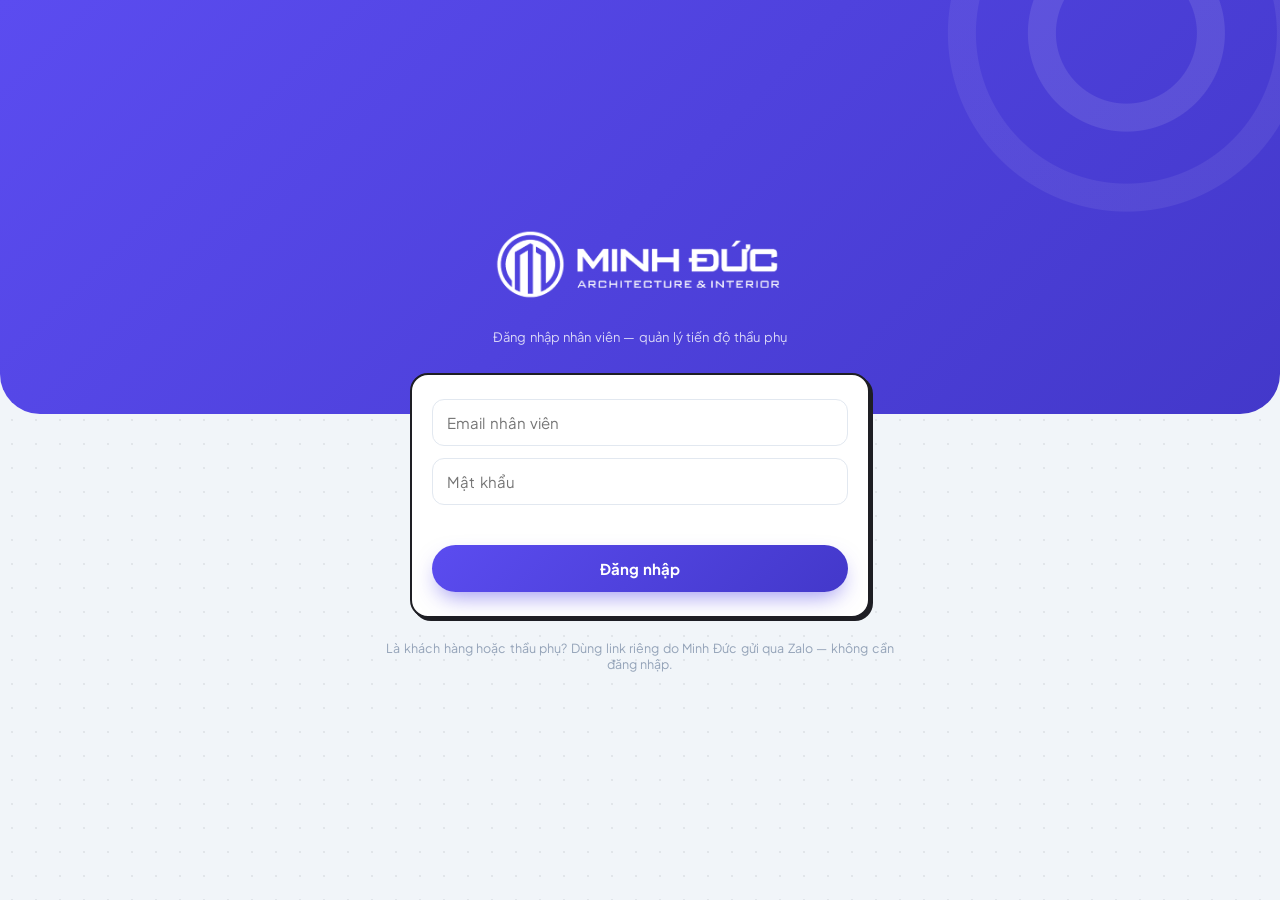
<file: index.html>
<!DOCTYPE html>
<html lang="vi">
<head>
<meta charset="UTF-8">
<meta name="viewport" content="width=device-width, initial-scale=1, viewport-fit=cover">
<meta name="theme-color" content="#4338CA">
<meta name="color-scheme" content="light dark">
<!-- Sáng/Tối, cỡ chữ, ngôn ngữ người dùng tự chọn (nút ⚙ đầu trang, js/settings.js) — áp trước CSS để không chớp -->
<script>try{var s=localStorage,d=document.documentElement,t=s.getItem('mda-theme'),f=s.getItem('mda-font'),l=s.getItem('mda-lang');if(t==='light'||t==='dark')d.dataset.theme=t;if(f==='sm'||f==='lg')d.dataset.font=f;if(l==='en')d.lang='en'}catch(e){}</script>
<meta name="apple-mobile-web-app-capable" content="yes">
<meta name="apple-mobile-web-app-status-bar-style" content="black-translucent">
<meta name="apple-mobile-web-app-title" content="Minh Đức Tiến độ">
<link rel="manifest" href="manifest.json">
<link rel="apple-touch-icon" href="apple-touch-icon.png">
<title>Minh Đức — Quản lý tiến độ thầu phụ</title>
<link rel="stylesheet" href="css/app.css">
<script src="vendor/supabase-js@2.45.4.min.js"></script>
<script src="config.js"></script>
</head>
<body class="staff-app">
<div id="app">

  <!-- ===================== LOGIN ===================== -->
  <div id="loginScreen" class="screen active">
    <img class="login-logo" src="assets/logo-full-white.png" alt="Minh Đức">
    <div class="login-sub">Đăng nhập nhân viên — quản lý tiến độ thầu phụ</div>
    <div class="login-form">
      <input type="email" id="loginEmail" placeholder="Email nhân viên" autocomplete="username">
      <input type="password" id="loginPassword" placeholder="Mật khẩu" autocomplete="current-password">
      <div class="login-error" id="loginError"></div>
      <button class="btn btn-primary" id="btnLogin">Đăng nhập</button>
    </div>
    <div class="login-share-link">
      Là khách hàng hoặc thầu phụ? Dùng link riêng do Minh Đức gửi qua Zalo — không cần đăng nhập.
    </div>
  </div>

  <!-- ===================== MAIN (STAFF) ===================== -->
  <div id="mainScreen" class="screen">
    <div class="app-header">
      <div class="header-left">
        <img class="header-logo logo-wide" src="assets/logo-full-white.png" alt="Minh Đức">
        <img class="header-logo logo-mark" src="assets/logo-mark.png" alt="Minh Đức">
      </div>
      <div style="display:flex;align-items:center;gap:12px;">
        <span class="online-dot" id="staffOnlineDot"></span>
        <button class="logout-btn push-btn" id="btnPush" title="Bật thông báo" aria-label="Bật thông báo" hidden>🔔</button>
        <span id="quickSettings"></span>
        <button type="button" class="header-user" id="staffName" title="Cài đặt tài khoản">Nhân viên</button>
        <button class="logout-btn" id="btnLogout" data-i18n="logout">Đăng xuất</button>
      </div>
    </div>

    <div class="staff-workspace">
      <main class="staff-content">
    <!-- ---- Tab: Tổng quan ---- -->
    <div id="tabPanel-dashboard" class="staff-panel" hidden>
      <div class="list-wrap" style="padding-top:14px;">
        <div id="dashboardList"></div>
      </div>
    </div>

    <!-- ---- Tab: Duyệt ---- -->
    <div id="tabPanel-approvals" class="staff-panel" hidden>
      <div class="list-wrap" style="padding-top:14px;">
        <div class="section-label">Chờ duyệt <span id="approvalsCount" style="color:var(--danger);"></span></div>
        <div class="approvals-toolbar" id="approvalsToolbar"></div>
        <div id="approvalsList"></div>
      </div>
    </div>

    <!-- ---- Tab: Công việc ---- -->
    <div id="tabPanel-items" class="staff-panel staff-items-panel" hidden>
      <div class="project-bar">
        <select id="projectSelect"></select>
        <button class="icon-btn" id="btnClientLink" title="Lấy link cho chủ nhà"><img class="btn-ic" src="assets/icons/client-link.svg" alt="">Khách</button>
        <button class="icon-btn" id="btnDependencies" title="Phụ thuộc giữa các đầu việc" aria-label="Phụ thuộc giữa các đầu việc"><img class="btn-ic" src="assets/icons/dependencies.svg" alt=""></button>
        <button class="icon-btn" id="btnMembers" title="KTS phụ trách công trình" aria-label="KTS phụ trách công trình" hidden><img class="btn-ic" src="assets/icons/members.svg" alt=""></button>
        <button class="icon-btn" id="btnCloseProject" title="Đóng công trình đã bàn giao xong" hidden><img class="btn-ic" src="assets/icons/close-project.svg" alt=""><span class="btn-label">Đóng</span></button>
        <button class="icon-btn new-project-btn" id="btnNewProject" title="Tạo dự án mới">＋ Dự án</button>
      </div>
      <div class="phase-bar" id="phaseBar" hidden></div>
      <div class="items-view-switch" aria-label="Chế độ xem công việc">
        <button type="button" id="btnItemsListView" class="active" aria-pressed="true">☰ Danh sách</button>
        <button type="button" id="btnItemsTimelineView" aria-pressed="false">▥ Timeline</button>
        <button type="button" id="btnItemsSurveyView" aria-pressed="false">📐 Khảo sát</button>
      </div>
      <div class="list-wrap" style="flex:1;overflow-y:auto;">
        <div class="project-closed-note" id="projectClosedNote" hidden>✅ Công trình đã đóng — không hiện ở Tổng quan, không còn cảnh báo, link thợ và chủ nhà đang khoá. Bấm nút <b>↺</b> cạnh ô chọn công trình để mở lại.</div>
        <div id="surveyView" class="survey-view" hidden></div>
        <div class="section-label" id="packagesHeader">
          Hạng mục
          <span class="section-actions">
            <button class="icon-btn select-toggle" id="btnSelectMode" aria-pressed="false">☑ Chọn nhiều</button>
            <button class="icon-btn" id="btnNewPackage" style="color:var(--primary-strong);font-weight:700;">＋ Thêm đội</button>
          </span>
        </div>
        <div class="select-hint" id="selectHint" hidden>✓ <b>Đang ở chế độ Chọn nhiều</b> — chạm vào đầu việc để tích chọn. Chạm lần nữa để bỏ chọn.</div>
        <div id="packagesList"></div>

        <div id="itemsExportSection">
          <div class="section-label" style="margin-top:26px;">Xuất khối lượng nghiệm thu (kỳ)</div>
          <div class="task-card">
            <div class="row-inline">
              <div><span class="field-label">Từ ngày</span><input type="date" id="exportFrom"></div>
              <div><span class="field-label">Đến ngày</span><input type="date" id="exportTo"></div>
            </div>
            <button class="btn btn-ghost" id="btnExportCsv" style="margin-top:10px;width:100%;">⬇ Xuất file (mở bằng Excel)</button>
          </div>
        </div>
      </div>
      <div class="select-bar" id="selectBar" hidden>
        <span class="select-count" id="selectCount">Đã chọn 0</span>
        <button class="icon-btn" id="btnSelShift">⇆ Dời lịch</button>
        <button class="icon-btn" id="btnSelDates">📅 Đặt ngày</button>
        <button class="icon-btn" id="btnSelDone">✓ Xong</button>
        <button class="icon-btn" id="btnSelCancel">Huỷ</button>
      </div>
    </div>

    <!-- ---- Tab: Trò chuyện theo đầu việc ---- -->
    <div id="tabPanel-chat" class="staff-panel" hidden>
      <div class="list-wrap" style="padding-top:14px;">
        <div class="section-label">Trò chuyện theo đầu việc</div>
        <div id="chatInboxList"></div>
      </div>
    </div>

    <!-- ---- Tab: Cần xử lý (vướng mắc + cảnh báo) ---- -->
    <div id="tabPanel-alerts" class="staff-panel" hidden>
      <div class="list-wrap" style="padding-top:14px;">
        <div class="notice-warning" id="archiveWarning" hidden></div>
        <div class="section-label">Vướng mắc đội báo <span id="issuesCount" style="color:var(--danger);"></span></div>
        <div id="issuesList"></div>
        <div class="section-label" style="margin-top:24px;">
          Cảnh báo tự động
          <span>
            <button class="icon-btn" id="btnAckAll">Đã xem hết</button>
            <button class="icon-btn" id="btnCheckAlertsNow" style="color:var(--primary-strong);">Kiểm tra ngay</button>
          </span>
        </div>
        <div id="alertsList"></div>
      </div>
    </div>

      </main>

    <nav class="bottom-nav" aria-label="Điều hướng nhân viên">
      <button data-i18n="nav.dashboard" id="nav-dashboard" class="active"><img class="ic" src="assets/icons/dashboard.svg" alt="">Tổng quan</button>
      <button data-i18n="nav.approvals" id="nav-approvals"><img class="ic" src="assets/icons/approve.svg" alt="">Duyệt<span class="dot" id="approvalsNavDot" style="display:none;"></span></button>
      <button data-i18n="nav.items" id="nav-items"><img class="ic" src="assets/icons/tasks.svg" alt="">Công việc</button>
      <button data-i18n="nav.chat" id="nav-chat"><img class="ic" src="assets/icons/chat.svg" alt="">Trò chuyện<span class="nav-count" id="chatNavCount" hidden></span></button>
      <button data-i18n="nav.alerts" id="nav-alerts"><img class="ic" src="assets/icons/alert.svg" alt="">Cần xử lý<span class="dot" id="alertsNavDot" style="display:none;"></span></button>
    </nav>
    </div>
  </div>

</div>

<!-- ===================== TRÒ CHUYỆN THEO ĐẦU VIỆC ===================== -->
<div class="modal-backdrop" id="chatModal">
  <div class="modal-sheet chat-sheet">
    <div class="chat-head">
      <div>
        <div class="modal-title" id="chatModalTitle"></div>
        <div class="chat-head-meta" id="chatModalMeta"></div>
      </div>
      <button type="button" class="icon-btn" id="btnChatClose" aria-label="Đóng">✕</button>
    </div>
    <div class="chat-thread" id="chatThread"></div>
    <div class="crew-photo-preview" id="chatPreview"></div>
    <div class="chat-note">📋 Ảnh báo cáo tiến độ gửi ở mục <b>Báo cáo / Nhập thay</b> bên ngoài để được duyệt — trò chuyện chỉ để trao đổi.</div>
    <div class="chat-compose">
      <label class="icon-btn chat-photo-btn" for="chatPhotoInput" aria-label="Gửi ảnh">📷</label>
      <input type="file" id="chatPhotoInput" accept="image/*,.heic,.heif,.dng" multiple style="display:none;">
      <textarea id="chatInput" rows="1" maxlength="2000" placeholder="Nhắn đội thi công..."></textarea>
      <button type="button" class="btn btn-primary" id="btnChatSend">Gửi</button>
    </div>
  </div>
</div>

<!-- ===================== MODAL: TẠO CÔNG TRÌNH (3 BƯỚC) ===================== -->
<div class="modal-backdrop" id="wizardModal">
  <div class="modal-sheet">
    <div class="modal-title">Tạo công trình mới</div>
    <ol class="wizard-steps" id="wizardSteps">
      <li data-step="1">Thông tin</li><li data-step="2">Các đội</li><li data-step="3">Xem lịch & tạo</li>
    </ol>
    <div class="wizard-body" id="wizardBody"></div>
    <div class="modal-actions">
      <button class="btn btn-ghost" id="btnWizardBack">Huỷ</button>
      <button class="btn btn-primary" id="btnWizardNext">Tiếp →</button>
    </div>
  </div>
</div>

<!-- ===================== MODAL: SỬA MẪU KHẢO SÁT (CHỈ QUẢN LÝ) ===================== -->
<div class="modal-backdrop" id="surveyTemplateModal">
  <div class="modal-sheet">
    <div class="modal-title">Mẫu khảo sát — dùng chung mọi công trình</div>
    <div class="field-hint">Mục <b>Bắt buộc</b> phải điền đủ (hoặc chọn "Không áp dụng" kèm lý do) mới chuyển công trình sang Lên phương án được. Không xoá mục — bỏ tick <b>Đang dùng</b> để ẩn, câu trả lời cũ vẫn giữ. Đổi loại ô nhập thì câu trả lời cũ của mục đó có thể phải điền lại.</div>
    <div id="surveyTemplateList"></div>
    <button type="button" class="btn btn-ghost" id="btnSurveyTplAdd">＋ Thêm mục</button>
    <div class="modal-actions"><button type="button" class="btn btn-primary btn-solo" id="btnSurveyTplClose">Xong</button></div>
  </div>
</div>

<!-- ===================== MODAL: DÁN ĐẦU VIỆC TỪ EXCEL ===================== -->
<div class="modal-backdrop" id="pasteModal">
  <div class="modal-sheet">
    <div class="modal-title">Dán đầu việc — <span id="pastePackageLabel"></span></div>
    <div class="field-hint" style="margin-top:0;">Trong Excel / Google Sheets, bôi đen các cột <b>Tên · Đơn vị · Khối lượng · Bắt đầu · Kết thúc</b> rồi Copy, dán vào ô dưới. Chỉ cột Tên là bắt buộc. Ngày dạng 25/9/2026.</div>
    <textarea id="pasteInput" rows="6" placeholder="Lắp đá mặt bếp	m2	12.5	1/10/2026	4/10/2026&#10;Lắp lavabo	điểm	3	5/10/2026	5/10/2026"></textarea>
    <div id="pastePreview"></div>
    <div class="modal-actions">
      <button class="btn btn-ghost" id="btnPasteCancel">Huỷ</button>
      <button class="btn btn-primary" id="btnPasteSave" disabled>Thêm đầu việc</button>
    </div>
  </div>
</div>

<!-- ===================== MODAL: CÀI ĐẶT TÀI KHOẢN ===================== -->
<div class="modal-backdrop" id="profileModal">
  <div class="modal-sheet">
    <div class="modal-title">Cài đặt tài khoản</div>
    <div>
      <label class="field-label" for="profileName">Tên hiển thị</label>
      <input type="text" id="profileName" maxlength="60" autocomplete="name" placeholder="VD: KTS Lan">
    </div>
    <div>
      <label class="field-label" for="profilePhone">Số điện thoại (Zalo)</label>
      <input type="tel" id="profilePhone" inputmode="tel" maxlength="16" autocomplete="tel" placeholder="0912 345 678">
      <div class="field-hint">Quản lý bấm nút Zalo ở danh sách nhân viên để nhắn cho bạn.</div>
      <a class="profile-zalo" id="profileZalo" target="_blank" rel="noopener" hidden></a>
    </div>
    <div class="login-error" id="profileError" role="alert"></div>
    <div class="modal-actions">
      <button class="btn btn-ghost" id="btnProfileCancel">Huỷ</button>
      <button class="btn btn-primary" id="btnProfileSave">Lưu</button>
    </div>
  </div>
</div>

<!-- ===================== MODAL: THÀNH VIÊN CÔNG TRÌNH ===================== -->
<div class="modal-backdrop" id="membersModal">
  <div class="modal-sheet">
    <div class="modal-title">Ai phụ trách — <span id="membersProjectLabel"></span></div>
    <div class="field-hint" style="margin-top:0;">KTS chỉ thấy và duyệt được công trình được tick. Quản lý / Quản trị luôn thấy tất cả.</div>
    <div id="membersList"></div>
    <div class="modal-actions"><button class="btn btn-primary" id="btnMembersClose" style="flex:none;width:100%;">Xong</button></div>
  </div>
</div>

<!-- ===================== MODAL: HẠNG MỤC (WORK PACKAGE) ===================== -->
<div class="modal-backdrop" id="packageModal">
  <div class="modal-sheet">
    <div class="modal-title">Thêm đội thầu phụ vào công trình</div>
    <div>
      <span class="field-label">Ngành</span>
      <select id="pkgTrade"><option value="da">Đá</option><option value="dien">Điện</option><option value="khac">Khác</option></select>
    </div>
    <div>
      <span class="field-label">Đội thầu phụ</span>
      <select id="pkgSubcontractorExisting"></select>
      <input type="text" id="pkgNewSubName" placeholder="Hoặc nhập tên đội mới..." style="margin-top:6px;">
    </div>
    <div>
      <span class="field-label">Mẫu đầu việc (tự tạo sẵn checklist)</span>
      <select id="pkgTemplate"></select>
    </div>
    <div><span class="field-label">Tên hạng mục</span><input type="text" id="pkgName" placeholder="VD: Đá bếp + lavabo"></div>
    <div class="row-inline">
      <div><span class="field-label">Khối lượng hợp đồng</span><input type="number" id="pkgContractQty" step="0.1"></div>
      <div><span class="field-label">Đơn vị</span>
        <select id="pkgUnit"><option value="m2">m²</option><option value="diem">điểm</option><option value="md">md</option><option value="tron_goi">trọn gói</option></select>
      </div>
    </div>
    <div class="row-inline">
      <div><span class="field-label">Ngày bắt đầu dự kiến</span><input type="date" id="pkgPlannedStart"></div>
      <div><span class="field-label">Dự kiến xong</span><input type="date" id="pkgPlannedEnd"></div>
    </div>
    <div class="modal-actions">
      <button class="btn btn-ghost" id="btnPkgCancel">Huỷ</button>
      <button class="btn btn-primary" id="btnPkgSave">Tạo</button>
    </div>
  </div>
</div>

<!-- ===================== MODAL: ĐẦU VIỆC (WORK ITEM) ===================== -->
<div class="modal-backdrop" id="itemModal">
  <div class="modal-sheet">
    <div class="modal-title" id="itemModalTitle">Thêm đầu việc</div>
    <input type="hidden" id="itemId"><input type="hidden" id="itemPackageId">
    <div><span class="field-label">Tên đầu việc</span><input type="text" id="itemName"></div>
    <div class="row-inline">
      <div><span class="field-label">Đơn vị</span>
        <select id="itemUnit"><option value="m2">m²</option><option value="diem">điểm</option><option value="md">md</option><option value="tron_goi">trọn gói</option></select>
      </div>
      <div><span class="field-label">Khối lượng kế hoạch</span><input type="number" id="itemQtyPlan" step="0.1"></div>
    </div>
    <div class="row-inline">
      <div><span class="field-label">Bắt đầu</span><input type="date" id="itemPlannedStart"></div>
      <div><span class="field-label">Kết thúc</span><input type="date" id="itemPlannedEnd"></div>
    </div>
    <div>
      <span class="field-label">Trạng thái</span>
      <select id="itemStatus">
        <option value="notStarted">Chưa bắt đầu</option><option value="onTrack">Đúng tiến độ</option>
        <option value="delayed">Trễ tiến độ</option><option value="ahead">Vượt tiến độ</option><option value="done">Hoàn thành</option>
      </select>
    </div>
    <div class="modal-actions">
      <button class="btn btn-ghost" id="btnItemCancel">Huỷ</button>
      <button class="btn btn-primary" id="btnItemSave">Lưu</button>
    </div>
  </div>
</div>

<!-- ===================== MODAL: ĐẶT NGÀY CHO NHIỀU ĐẦU VIỆC ===================== -->
<div class="modal-backdrop" id="setDatesModal">
  <div class="modal-sheet">
    <div class="modal-title">Đặt ngày — <span id="setDatesCount"></span></div>
    <div class="task-meta" style="margin-bottom:10px;">Để trống ô nào thì giữ nguyên ngày đó của từng đầu việc.</div>
    <div class="row-inline">
      <div><span class="field-label">Bắt đầu</span><input type="date" id="setDatesStart"></div>
      <div><span class="field-label">Kết thúc</span><input type="date" id="setDatesEnd"></div>
    </div>
    <div class="modal-actions">
      <button class="btn btn-ghost" id="btnSetDatesCancel">Huỷ</button>
      <button class="btn btn-primary" id="btnSetDatesSave">Áp dụng</button>
    </div>
  </div>
</div>

<!-- ===================== MODAL: NHẬP THAY (STAFF BÁO HỘ ĐỘI) ===================== -->
<div class="modal-backdrop" id="staffReportModal">
  <div class="modal-sheet">
    <div class="modal-title">Nhập thay — <span id="staffReportItemName"></span></div>
    <input type="hidden" id="staffReportItemId">
    <div class="row-inline">
      <div><span class="field-label">Khối lượng làm thêm</span><input type="number" id="staffReportQty" step="0.1" min="0"></div>
      <div><span class="field-label">Số thợ có mặt</span><input type="number" id="staffReportCrewSize" step="1" min="0"></div>
    </div>
    <div><span class="field-label">Ghi chú</span><textarea id="staffReportNote" rows="2"></textarea></div>
    <div><span class="field-label">Ảnh hiện trường</span><input type="file" id="staffReportPhoto" accept="image/*,.heic,.heif,.dng" multiple>
      <div class="field-hint">Nhận cả ảnh HEIC và RAW/DNG của iPhone — hệ thống tự chuyển sang JPEG khi gửi.</div></div>
    <div class="modal-actions">
      <button class="btn btn-ghost" id="btnStaffReportCancel">Huỷ</button>
      <button class="btn btn-primary" id="btnStaffReportSave">Lưu</button>
    </div>
  </div>
</div>

<!-- ===================== MODAL: PHỤ THUỘC ===================== -->
<div class="modal-backdrop" id="depModal">
  <div class="modal-sheet">
    <div class="modal-title">Phụ thuộc giữa các đầu việc</div>
    <div class="login-sub" style="margin:0;text-align:left;">Đầu việc "phải xong trước" sẽ chặn đầu việc "mới được làm" — hệ thống cảnh báo nếu đầu việc trước trễ mà đầu việc sau sắp tới hạn.</div>
    <div><span class="field-label">Phải xong trước</span><select id="depPredecessor"></select></div>
    <div><span class="field-label">Mới được làm</span><select id="depSuccessor"></select></div>
    <div><span class="field-label">Số ngày chờ thêm (nếu có)</span><input type="number" id="depLagDays" value="0" step="1"></div>
    <button class="btn btn-ghost" id="btnDepAdd">＋ Thêm phụ thuộc</button>
    <div id="depList" style="margin-top:6px;"></div>
    <div class="modal-actions"><button class="btn btn-primary" id="btnDepCancel" style="flex:none;width:100%;">Đóng</button></div>
  </div>
</div>

<!-- ===================== MODAL: LINK ZALO CHO ĐỘI ===================== -->
<div class="modal-backdrop" id="crewLinkModal">
  <div class="modal-sheet">
    <div class="modal-title">Link báo tiến độ — <span id="crewLinkPackageLabel"></span></div>
    <input type="hidden" id="crewLinkPackageId">
    <div class="field-label">Link đang dùng</div>
    <div id="crewLinkList"></div>
    <div class="field-label" style="margin-top:8px;">Cấp link mới</div>
    <div class="row-inline">
      <div><input type="text" id="crewLinkPersonName" placeholder="Tên người nhận (VD: anh Sơn)"></div>
      <div style="flex:none;width:150px;">
        <select id="crewLinkRole"><option value="manager">Quản lý đội</option><option value="crew">Công nhân</option></select>
      </div>
    </div>
    <button class="btn btn-primary" id="btnCrewLinkGenerate">＋ Tạo & gửi qua Zalo</button>
    <div class="modal-actions"><button class="btn btn-ghost" id="btnCrewLinkCancel" style="flex:none;width:100%;">Đóng</button></div>
  </div>
</div>

<!-- ===================== MODAL: TRẢ LẠI BÁO CÁO ===================== -->
<div class="modal-backdrop" id="rejectModal">
  <div class="modal-sheet">
    <div class="modal-title">Trả lại — <span id="rejectItemName"></span></div>
    <div class="field-hint" style="margin-top:0;">Đội sẽ thấy lý do này trong mục Lịch sử và gửi lại báo cáo.</div>
    <div class="chip-row" id="rejectReasonChips"></div>
    <textarea id="rejectReason" rows="2" placeholder="Hoặc gõ lý do cụ thể..."></textarea>
    <div class="modal-actions">
      <button class="btn btn-ghost" id="btnRejectCancel">Huỷ</button>
      <button class="btn btn-danger" id="btnRejectConfirm">✕ Trả lại</button>
    </div>
  </div>
</div>

<div class="toast" id="toast"></div>

<script type="module" src="js/staff/main.js"></script>
</body>
</html>
</file>
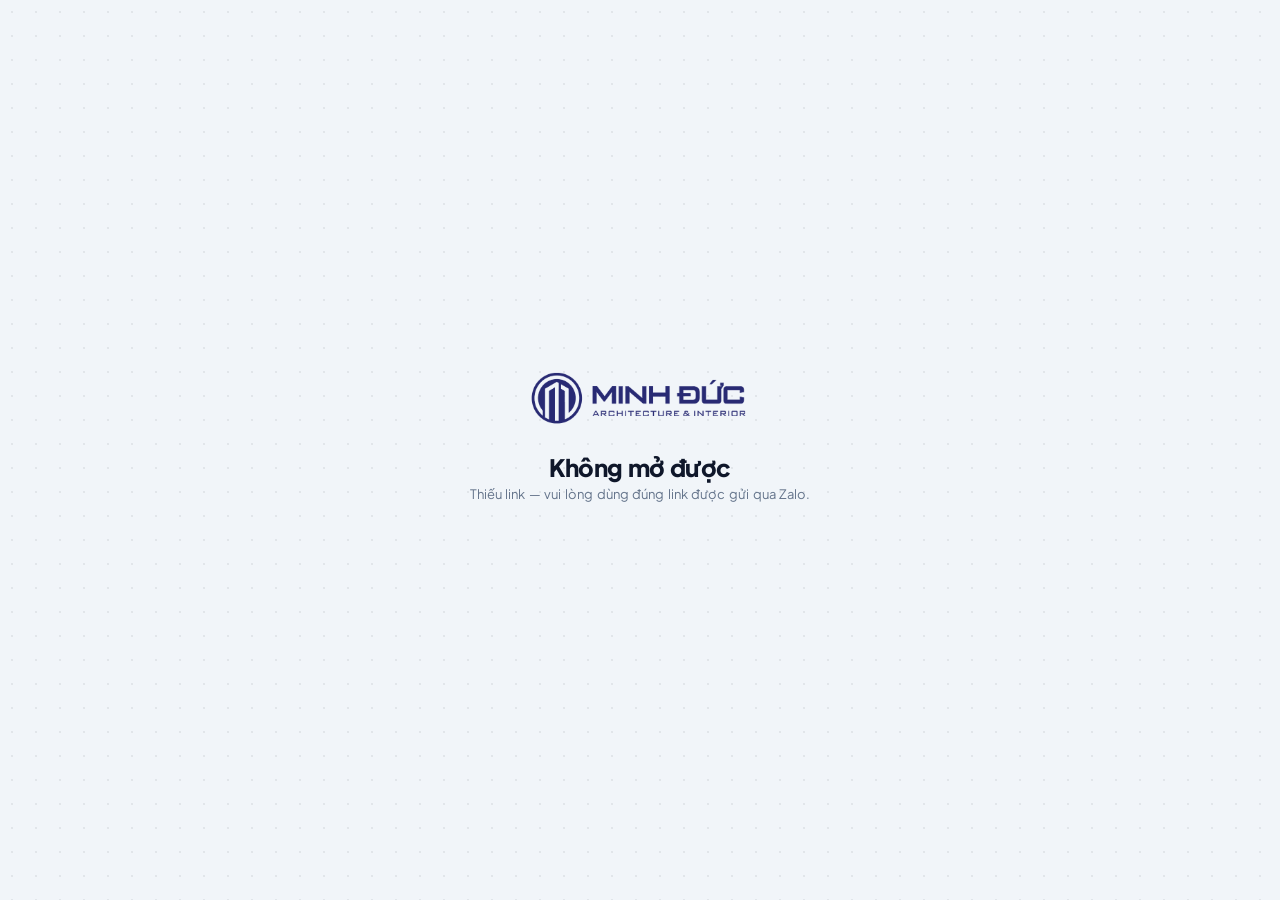
<file: client.html>
<!DOCTYPE html>
<html lang="vi">
<head>
<meta charset="UTF-8">
<meta name="viewport" content="width=device-width, initial-scale=1, viewport-fit=cover">
<meta name="theme-color" content="#4338CA">
<meta name="color-scheme" content="light dark">
<title>Tiến độ thi công — Minh Đức</title>
<link rel="manifest" href="manifest.json">
<link rel="apple-touch-icon" href="apple-touch-icon.png">
<script>try{var s=localStorage,d=document.documentElement,t=s.getItem('mda-theme'),f=s.getItem('mda-font'),l=s.getItem('mda-lang');if(t==='light'||t==='dark')d.dataset.theme=t;if(f==='sm'||f==='lg')d.dataset.font=f;if(l==='en')d.lang='en'}catch(e){}</script>
<link rel="stylesheet" href="css/app.css">
<script src="vendor/supabase-js@2.45.4.min.js"></script>
<script src="config.js"></script>
</head>
<body class="client-app">
<div id="app">

  <div id="clientError" class="screen active" style="align-items:center;justify-content:center;padding:32px;text-align:center;">
    <img class="login-logo compact logo-on-light" src="assets/logo-full.png" alt="Minh Đức">
    <img class="login-logo compact logo-on-dark" src="assets/logo-full-white.png" alt="">
    <div class="login-title">Không mở được</div>
    <div class="login-sub" id="clientErrorMsg">Đang kiểm tra link...</div>
  </div>

  <div id="clientMain" class="screen">
    <div class="app-header">
      <div class="header-left">
        <img class="header-logo logo-wide" src="assets/logo-full-white.png" alt="Minh Đức">
        <img class="header-logo logo-mark" src="assets/logo-mark.png" alt="Minh Đức">
        <div><div class="header-title" id="clientProjectName">—</div>
          <div class="header-sub" id="clientProjectAddr"></div></div>
      </div>
      <div class="header-right"><span id="quickSettings"></span><span class="online-dot" id="clientOnlineDot"></span></div>
    </div>
    <div class="client-scroll">
      <div class="stats-strip" id="clientStats"></div>
      <div class="client-workspace">
        <section class="client-panel">
          <div class="section-label" data-i18n="client.stages">Các giai đoạn thi công</div>
          <div id="clientStageList"></div>
        </section>
        <section class="client-panel client-gallery-panel">
          <div class="section-label">Hình ảnh công trình</div>
          <div class="client-photo-album" id="clientPhotoAlbum"></div>
        </section>
      </div>
    </div>
  </div>

</div>

<div class="lightbox" id="lightbox"><img id="lightboxImg"></div>

<script type="module" src="js/client.js"></script>
</body>
</html>
</file>
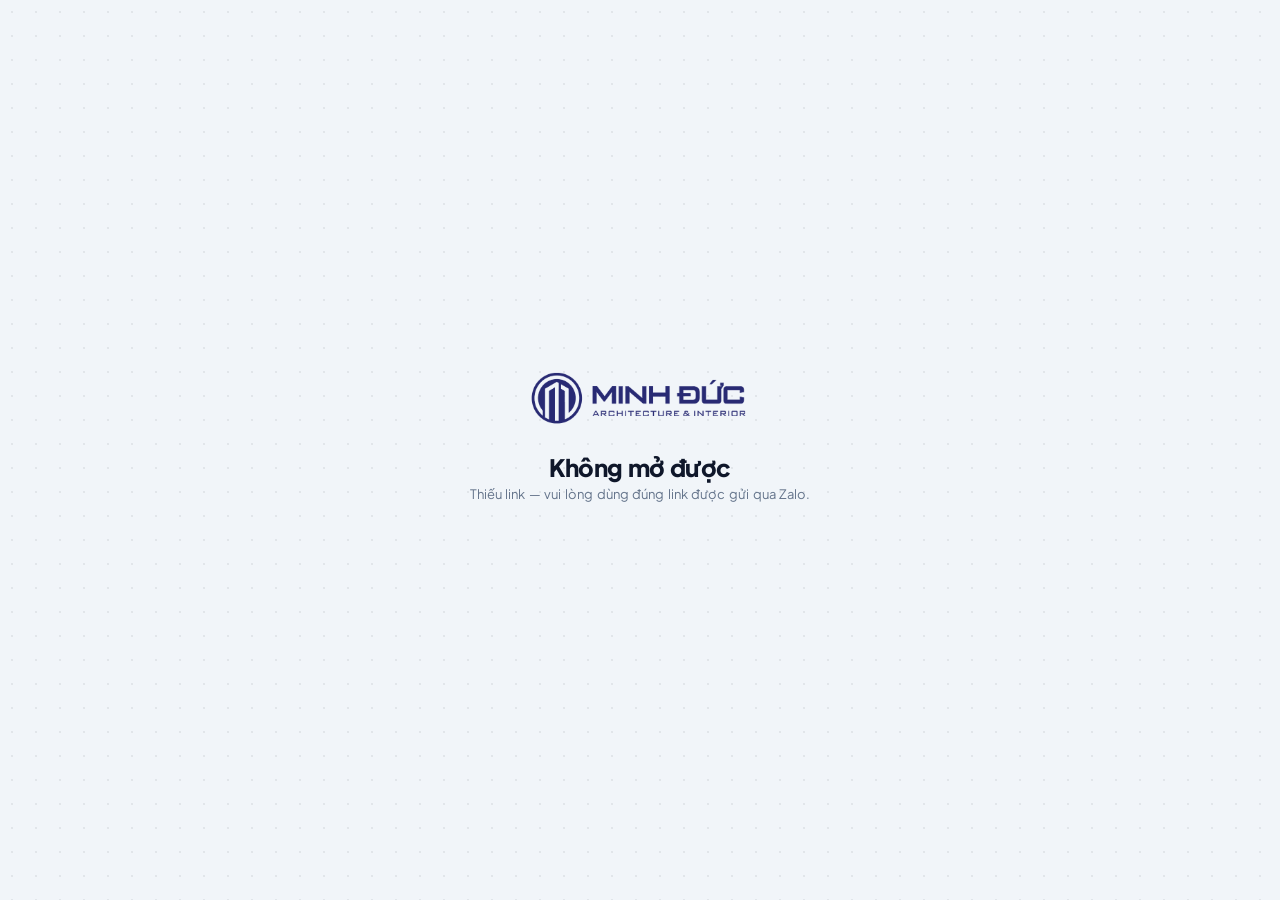
<file: crew.html>
<!DOCTYPE html>
<html lang="vi">
<head>
<meta charset="UTF-8">
<meta name="viewport" content="width=device-width, initial-scale=1, viewport-fit=cover">
<meta name="theme-color" content="#4338CA">
<meta name="color-scheme" content="light dark">
<title>Báo tiến độ — Minh Đức</title>
<link rel="manifest" href="manifest.json">
<link rel="apple-touch-icon" href="apple-touch-icon.png">
<script>try{var s=localStorage,d=document.documentElement,t=s.getItem('mda-theme'),f=s.getItem('mda-font'),l=s.getItem('mda-lang');if(t==='light'||t==='dark')d.dataset.theme=t;if(f==='sm'||f==='lg')d.dataset.font=f;if(l==='en')d.lang='en'}catch(e){}</script>
<link rel="stylesheet" href="css/app.css">
<script src="vendor/supabase-js@2.45.4.min.js"></script>
<script src="config.js"></script>
</head>
<body class="crew-app">
<div id="app">

  <!-- ===================== LỖI / LINK KHÔNG HỢP LỆ ===================== -->
  <div id="crewError" class="screen active" style="align-items:center;justify-content:center;padding:32px;text-align:center;">
    <img class="login-logo compact logo-on-light" src="assets/logo-full.png" alt="Minh Đức">
    <img class="login-logo compact logo-on-dark" src="assets/logo-full-white.png" alt="">
    <div class="login-title">Không mở được</div>
    <div class="login-sub" id="crewErrorMsg">Đang kiểm tra link...</div>
  </div>

  <!-- ===================== MÀN HÌNH CHÍNH ===================== -->
  <div id="crewMain" class="screen">
    <div class="app-header">
      <div class="header-left">
        <img class="header-logo logo-wide" src="assets/logo-full-white.png" alt="Minh Đức">
        <img class="header-logo logo-mark" src="assets/logo-mark.png" alt="Minh Đức">
        <div><div class="header-title" id="crewProjectName">—</div>
          <div class="header-sub" id="crewSubName">—</div></div>
      </div>
      <div class="header-right"><span id="quickSettings"></span><span class="online-dot" id="crewOnlineDot"></span></div>
    </div>

    <div class="crew-workspace">
      <div class="crew-tabs" role="tablist" aria-label="Điều hướng báo cáo">
        <button class="active" data-tab="report" role="tab" aria-selected="true" data-i18n="crew.report"><img class="tab-ic" src="assets/icons/report.svg" alt="">Báo tiến độ</button>
        <button data-tab="history" role="tab" aria-selected="false" data-i18n="crew.history"><img class="tab-ic" src="assets/icons/history.svg" alt="">Lịch sử</button>
      </div>

      <div class="list-wrap crew-content">
      <div id="crewReportTab" class="crew-tab-panel active" role="tabpanel">
        <div class="crew-outbox-banner" id="crewOutboxBanner" hidden></div>
        <div class="crew-sent-banner" id="crewSentBanner" role="status" hidden></div>
        <div class="crew-page">
          <div class="crew-picker-pane">
            <div class="section-label">Chọn đầu việc đang làm</div>
            <div class="crew-hint">👆 Bấm vào đầu việc để báo cáo</div>
            <div class="crew-item-picker" id="crewItemPicker"></div>
          </div>

          <div class="crew-form" id="crewForm" style="display:none;">
            <div>
              <div class="modal-title" style="margin:0;">Hôm nay làm được gì?</div>
              <div class="crew-form-item" id="crewFormItemName"></div>
            </div>

            <div class="crew-field">
              <label for="crewQty">Làm thêm hôm nay (số lượng)</label>
              <input type="number" inputmode="decimal" id="crewQty" placeholder="VD: 4.5" min="0" step="0.1">
              <div class="chip-row" id="crewQtyChips" style="margin-top:8px;"></div>
              <div class="field-hint" id="crewQtyHint"></div>
            </div>
            <div class="crew-field">
              <label>Số thợ có mặt hôm nay</label>
              <input type="number" inputmode="numeric" id="crewSize" placeholder="VD: 3" min="0" step="1">
            </div>
            <div class="crew-field">
              <label>Ghi chú <span style="color:var(--danger)">*</span></label>
              <textarea id="crewNote" rows="3" placeholder="VD: đã lắp xong mặt bếp khu bếp chính, còn khu đảo bếp"></textarea>
              <div class="chip-row" id="crewNoteChips" style="margin-top:8px;"></div>
              <div class="field-hint">Đang gõ dở vẫn được lưu nháp — chuyển đầu việc khác không mất.</div>
            </div>
            <div class="crew-field">
              <label>Ảnh hiện trường <span style="color:var(--danger)">*</span> (tối đa 4)</label>
              <label class="crew-photo-btn" for="crewPhotoInput">📷 Chụp ảnh hoặc chọn từ thư viện</label>
              <input type="file" id="crewPhotoInput" accept="image/*,.heic,.heif,.dng" multiple style="display:none;">
              <div class="crew-photo-preview" id="crewPhotoPreview"></div>
            </div>
            <button class="btn btn-primary crew-submit-btn" id="crewSubmitBtn">GỬI BÁO CÁO</button>
          </div>
        </div>
      </div>

      <div id="crewHistoryTab" class="crew-tab-panel" role="tabpanel" hidden>
        <div class="section-label">Báo cáo của đội</div>
        <div id="crewHistoryList"></div>
      </div>
      </div>
    </div>

    <button class="fab secondary" id="btnRaiseIssue" title="Báo vướng mắc">⚠</button>
  </div>

</div>

<!-- ===================== MODAL: BÁO VƯỚNG ===================== -->
<div class="modal-backdrop" id="issueModal">
  <div class="modal-sheet">
    <div class="modal-title">Báo vướng mắc</div>
    <div>
      <span class="field-label">Liên quan đầu việc nào?</span>
      <select id="issueItemSelect"></select>
    </div>
    <div>
      <span class="field-label">Loại vướng mắc</span>
      <select id="issueKind">
        <option value="blocked_handover">Chưa được bàn giao mặt bằng</option>
        <option value="material">Thiếu vật tư</option>
        <option value="access">Không vào được công trình</option>
        <option value="safety">An toàn lao động</option>
        <option value="other">Khác</option>
      </select>
    </div>
    <div>
      <span class="field-label">Mô tả</span>
      <textarea id="issueDesc" rows="3" placeholder="Mô tả cụ thể vướng mắc..."></textarea>
    </div>
    <div>
      <span class="field-label">Ảnh (không bắt buộc, tối đa 3)</span>
      <label class="crew-photo-btn compact" for="issuePhotoInput">📷 Chụp ảnh vướng mắc</label>
      <input type="file" id="issuePhotoInput" accept="image/*,.heic,.heif,.dng" multiple style="display:none;">
      <div class="crew-photo-preview" id="issuePhotoPreview"></div>
    </div>
    <label style="display:flex;align-items:center;gap:8px;font-size:14px;">
      <input type="checkbox" id="issueBlocking" style="width:22px;height:22px;">
      Vướng mắc này đang chặn không làm tiếp được
    </label>
    <div class="modal-actions">
      <button class="btn btn-ghost" id="btnIssueCancel">Huỷ</button>
      <button class="btn btn-primary" id="btnIssueSubmit">Gửi</button>
    </div>
  </div>
</div>

<!-- ===================== TRÒ CHUYỆN THEO ĐẦU VIỆC ===================== -->
<div class="modal-backdrop" id="crewChatModal">
  <div class="modal-sheet chat-sheet">
    <div class="chat-head">
      <div>
        <div class="modal-title">💬 Trò chuyện</div>
        <div class="crew-form-item" id="crewChatTitle"></div>
      </div>
      <button type="button" class="icon-btn" id="crewChatClose" aria-label="Đóng">✕</button>
    </div>
    <div class="crew-outbox-banner" id="crewChatBanner" role="status" hidden></div>
    <div class="chat-thread" id="crewChatList"></div>
    <div class="crew-photo-preview" id="crewChatPreview"></div>
    <div class="chat-note">📋 Ảnh báo cáo tiến độ gửi ở mục <b>Báo tiến độ</b> bên ngoài để giám sát duyệt — trò chuyện chỉ để hỏi đáp.</div>
    <div class="chat-compose">
      <label class="icon-btn chat-photo-btn" for="crewChatPhotoInput" aria-label="Gửi ảnh">📷</label>
      <input type="file" id="crewChatPhotoInput" accept="image/*,.heic,.heif,.dng" multiple style="display:none;">
      <textarea id="crewChatInput" rows="1" maxlength="2000" placeholder="Nhắn giám sát..."></textarea>
      <button type="button" class="btn btn-primary" id="crewChatSend">Gửi</button>
    </div>
  </div>
</div>

<div class="toast" id="toast"></div>

<script type="module" src="js/crew.js"></script>
</body>
</html>
</file>
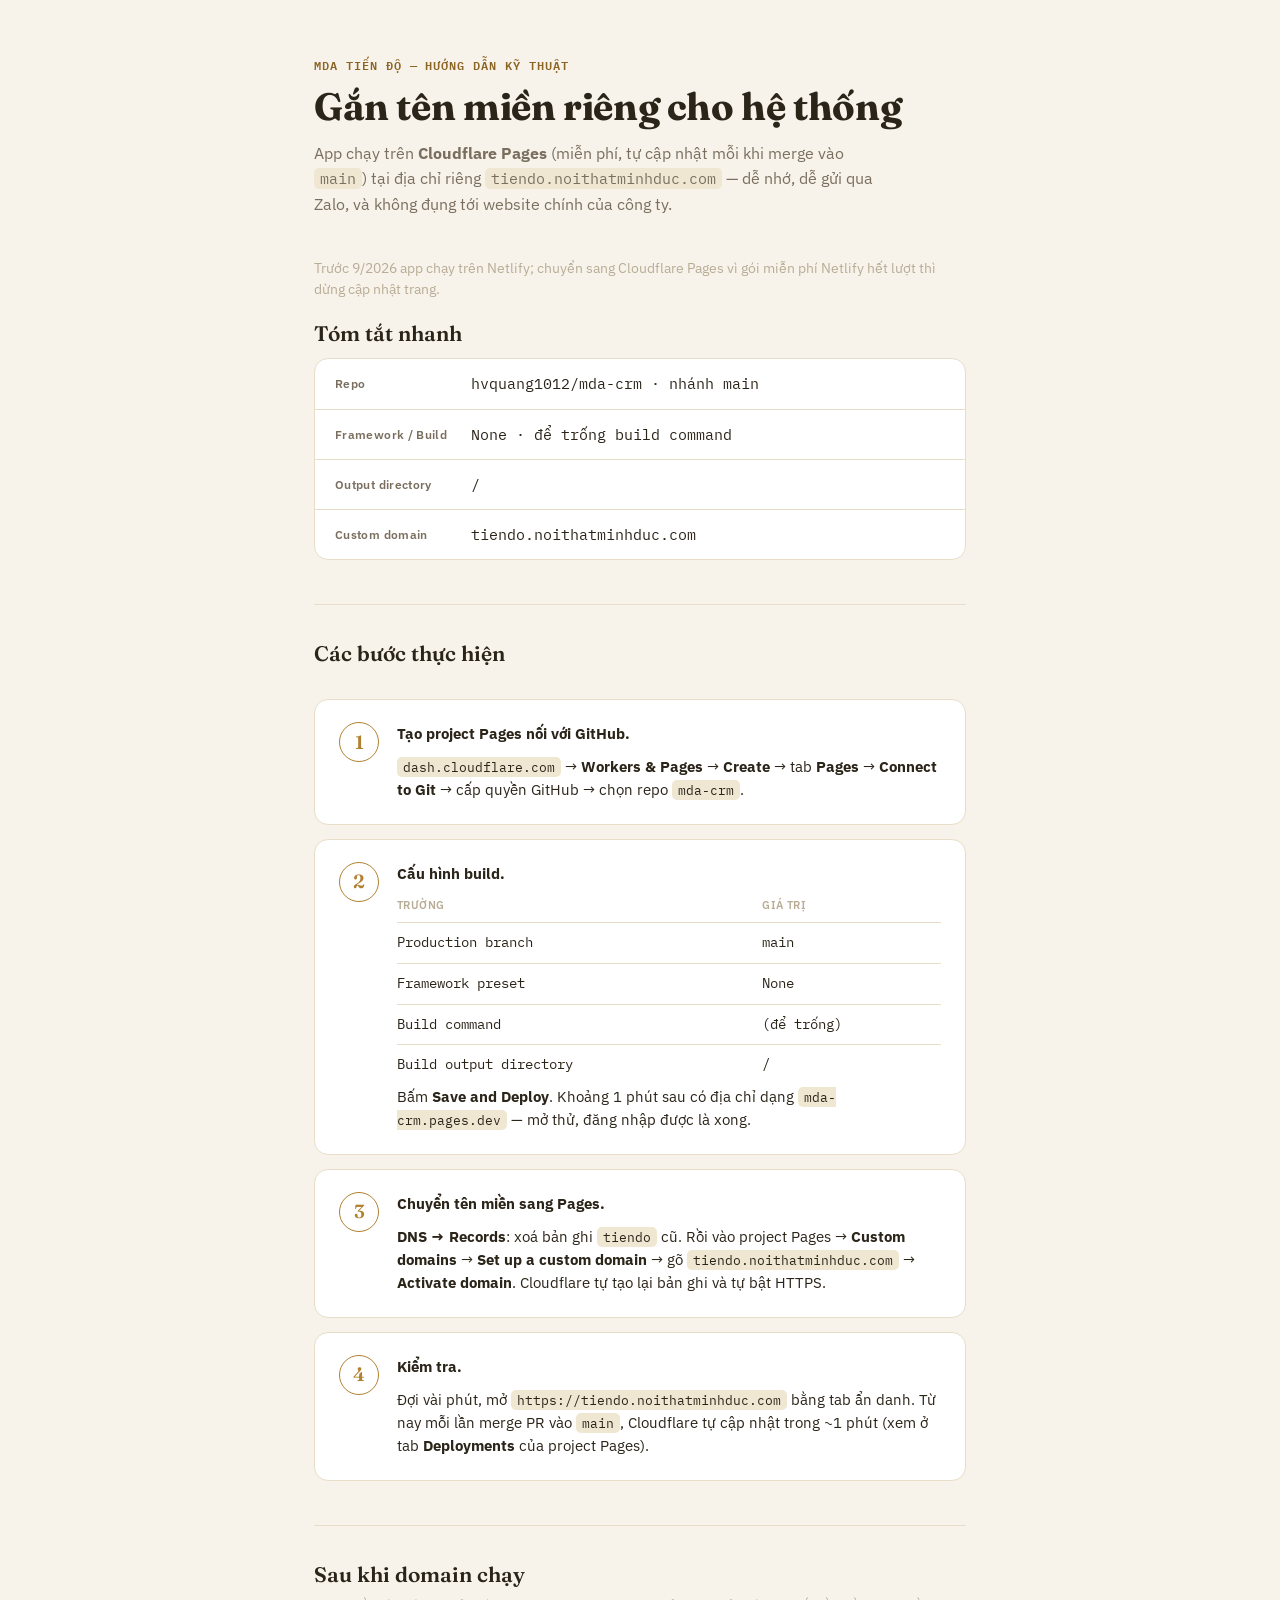
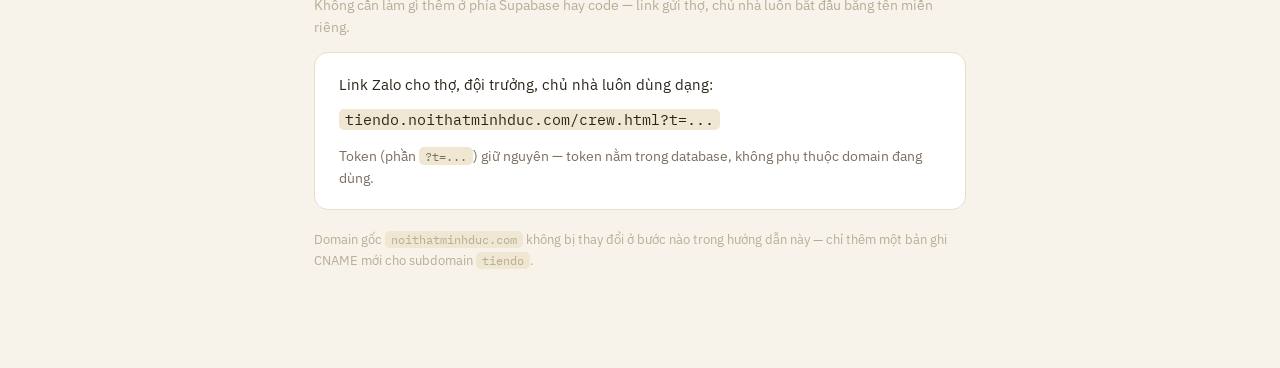
<file: huong-dan-domain.html>
<!DOCTYPE html>
<html lang="vi">
<head>
<meta charset="UTF-8">
<meta name="viewport" content="width=device-width, initial-scale=1">
<title>Gắn tên miền riêng — MDA Tiến độ</title>
<style>
@import url('https://fonts.googleapis.com/css2?family=Fraunces:opsz,wght@9..144,600;9..144,700&family=IBM+Plex+Sans:wght@400;500;600;700&family=IBM+Plex+Mono:wght@400;500;600&display=swap');

:root{
  --bg:#F7F3EA; --paper:#FFFFFF; --ink:#2B2419; --ink-soft:#7A6F5F; --ink-faint:#B8AC96;
  --line:#E7DDC9; --brass:#B0812F; --brass-deep:#8C6524;
  --sage:#5E7A55; --sage-bg:#EAF0E4;
  --brick:#A44B3B; --brick-bg:#F7E7E2;
  --sand:#EFE7D2;
  --radius:14px;
}
@media (prefers-color-scheme: dark){
  :root{
    --bg:#1B1712; --paper:#241F18; --ink:#F2E9D8; --ink-soft:#B6A98E; --ink-faint:#6E6151;
    --line:#3B3227; --brass:#DDAA5C; --brass-deep:#C08A34;
    --sage:#8FC17E; --sage-bg:#20301F;
    --brick:#E28568; --brick-bg:#3A241D;
    --sand:#2C2519;
  }
}
:root[data-theme="dark"]{
  --bg:#1B1712; --paper:#241F18; --ink:#F2E9D8; --ink-soft:#B6A98E; --ink-faint:#6E6151;
  --line:#3B3227; --brass:#DDAA5C; --brass-deep:#C08A34;
  --sage:#8FC17E; --sage-bg:#20301F;
  --brick:#E28568; --brick-bg:#3A241D;
  --sand:#2C2519;
}
:root[data-theme="light"]{
  --bg:#F7F3EA; --paper:#FFFFFF; --ink:#2B2419; --ink-soft:#7A6F5F; --ink-faint:#B8AC96;
  --line:#E7DDC9; --brass:#B0812F; --brass-deep:#8C6524;
  --sage:#5E7A55; --sage-bg:#EAF0E4;
  --brick:#A44B3B; --brick-bg:#F7E7E2;
  --sand:#EFE7D2;
}

*{box-sizing:border-box;}
html,body{margin:0;padding:0;}
body{
  background:var(--bg); color:var(--ink); font-family:'IBM Plex Sans',sans-serif;
  -webkit-font-smoothing:antialiased; line-height:1.6;
}
.page{max-width:700px; margin:0 auto; padding:56px 24px 96px;}

.eyebrow{
  font-family:'IBM Plex Mono',monospace; font-size:12px; font-weight:600; letter-spacing:.08em;
  text-transform:uppercase; color:var(--brass-deep);
}
h1{
  font-family:'Fraunces',serif; font-weight:700; font-size:clamp(28px,4.2vw,38px);
  line-height:1.15; margin:10px 0 12px; text-wrap:balance; letter-spacing:-.01em;
}
.lede{font-size:16px; color:var(--ink-soft); max-width:58ch; margin:0 0 40px;}

h2{
  font-family:'Fraunces',serif; font-weight:600; font-size:21px; margin:0 0 4px; text-wrap:balance;
}
.step-sub{font-size:13.5px; color:var(--ink-faint); margin:0 0 16px;}

.card{
  background:var(--paper); border:1px solid var(--line); border-radius:var(--radius);
  padding:24px 26px; margin-bottom:20px;
}

/* ---- Quick reference ---- */
.quickref{
  display:flex; flex-direction:column; gap:0; margin-top:8px;
  border:1px solid var(--line); border-radius:var(--radius); overflow:hidden; background:var(--paper);
}
.qr-row{
  display:grid; grid-template-columns:120px 1fr; gap:16px;
  padding:13px 20px; border-top:1px solid var(--line);
}
.qr-row:first-child{border-top:none;}
.qr-k{font-size:12px; font-weight:600; color:var(--ink-soft); letter-spacing:.03em; padding-top:2px;}
.qr-v{font-family:'IBM Plex Mono',monospace; font-size:14.5px; font-variant-numeric:tabular-nums; word-break:break-all;}
.qr-v .off{
  display:inline-block; margin-left:8px; font-family:'IBM Plex Sans',sans-serif; font-size:11.5px;
  font-weight:600; color:var(--brick); background:var(--brick-bg); padding:2px 8px; border-radius:20px;
}

/* ---- Steps ---- */
.steps{display:flex; flex-direction:column; gap:14px; margin:28px 0 36px;}
.step{
  display:grid; grid-template-columns:40px 1fr; gap:18px;
  background:var(--paper); border:1px solid var(--line); border-radius:var(--radius); padding:22px 24px;
}
.step-num{
  font-family:'Fraunces',serif; font-weight:600; font-size:19px; color:var(--brass);
  width:40px; height:40px; border-radius:50%; border:1.5px solid var(--brass);
  display:flex; align-items:center; justify-content:center; flex-shrink:0;
}
.step-body p{margin:0 0 10px; font-size:14.5px;}
.step-body p:last-child{margin-bottom:0;}
.step-body code, .inline-code{
  font-family:'IBM Plex Mono',monospace; font-size:.92em; background:var(--sand);
  padding:1px 6px; border-radius:5px;
}

.mini-table{width:100%; border-collapse:collapse; margin-top:12px; font-size:14px;}
.mini-table th{
  text-align:left; font-size:11px; font-weight:600; color:var(--ink-faint); letter-spacing:.04em;
  text-transform:uppercase; padding:0 12px 8px 0; border-bottom:1px solid var(--line);
}
.mini-table td{
  padding:9px 12px 9px 0; border-bottom:1px solid var(--line); font-family:'IBM Plex Mono',monospace;
  font-size:13.5px; vertical-align:top;
}
.mini-table tr:last-child td{border-bottom:none;}

/* ---- Callouts ---- */
.callout{
  border-radius:var(--radius); padding:18px 22px; margin:22px 0; display:flex; gap:14px; align-items:flex-start;
}
.callout.warn{background:var(--brick-bg); border:1px solid color-mix(in srgb, var(--brick) 35%, transparent);}
.callout.ok{background:var(--sage-bg); border:1px solid color-mix(in srgb, var(--sage) 35%, transparent);}
.callout-icon{font-size:19px; line-height:1; margin-top:1px;}
.callout h3{margin:0 0 4px; font-size:14.5px; font-weight:700;}
.callout.warn h3{color:var(--brick);}
.callout.ok h3{color:var(--sage);}
.callout p{margin:0; font-size:14px; color:var(--ink); line-height:1.55;}
.callout p + p{margin-top:6px;}

.divider{height:1px; background:var(--line); margin:44px 0 32px; border:none;}

footer{font-size:13px; color:var(--ink-faint); margin-top:8px;}
footer a{color:var(--brass-deep);}

@media (max-width:520px){
  .step{grid-template-columns:32px 1fr; padding:18px;}
  .step-num{width:32px; height:32px; font-size:15px;}
  .qr-row{grid-template-columns:1fr; gap:4px;}
}
</style>
</head>
<body>
<div class="page">

  <div class="eyebrow">MDA Tiến độ — hướng dẫn kỹ thuật</div>
  <h1>Gắn tên miền riêng cho hệ thống</h1>
  <p class="lede">
    App chạy trên <strong>Cloudflare Pages</strong> (miễn phí, tự cập nhật mỗi khi merge vào <code class="inline-code">main</code>)
    tại địa chỉ riêng <code class="inline-code">tiendo.noithatminhduc.com</code> — dễ nhớ, dễ gửi qua Zalo,
    và không đụng tới website chính của công ty.
  </p>

  <p class="step-sub">Trước 9/2026 app chạy trên Netlify; chuyển sang Cloudflare Pages vì gói miễn phí Netlify hết lượt thì dừng cập nhật trang.</p>

  <h2>Tóm tắt nhanh</h2>
  <div class="quickref">
    <div class="qr-row"><div class="qr-k">Repo</div><div class="qr-v">hvquang1012/mda-crm · nhánh main</div></div>
    <div class="qr-row"><div class="qr-k">Framework / Build</div><div class="qr-v">None · để trống build command</div></div>
    <div class="qr-row"><div class="qr-k">Output directory</div><div class="qr-v">/</div></div>
    <div class="qr-row"><div class="qr-k">Custom domain</div><div class="qr-v">tiendo.noithatminhduc.com</div></div>
  </div>

  <hr class="divider">

  <h2 style="margin-bottom:20px;">Các bước thực hiện</h2>

  <div class="steps">
    <div class="step">
      <div class="step-num">1</div>
      <div class="step-body">
        <p><strong>Tạo project Pages nối với GitHub.</strong></p>
        <p>
          <code class="inline-code">dash.cloudflare.com</code> → <strong>Workers &amp; Pages</strong> →
          <strong>Create</strong> → tab <strong>Pages</strong> → <strong>Connect to Git</strong> →
          cấp quyền GitHub → chọn repo <code class="inline-code">mda-crm</code>.
        </p>
      </div>
    </div>

    <div class="step">
      <div class="step-num">2</div>
      <div class="step-body">
        <p><strong>Cấu hình build.</strong></p>
        <table class="mini-table">
          <thead><tr><th>Trường</th><th>Giá trị</th></tr></thead>
          <tbody>
            <tr><td>Production branch</td><td>main</td></tr>
            <tr><td>Framework preset</td><td>None</td></tr>
            <tr><td>Build command</td><td>(để trống)</td></tr>
            <tr><td>Build output directory</td><td>/</td></tr>
          </tbody>
        </table>
        <p>Bấm <strong>Save and Deploy</strong>. Khoảng 1 phút sau có địa chỉ dạng
          <code class="inline-code">mda-crm.pages.dev</code> — mở thử, đăng nhập được là xong.</p>
      </div>
    </div>

    <div class="step">
      <div class="step-num">3</div>
      <div class="step-body">
        <p><strong>Chuyển tên miền sang Pages.</strong></p>
        <p>
          <strong>DNS → Records</strong>: xoá bản ghi <code class="inline-code">tiendo</code> cũ.
          Rồi vào project Pages → <strong>Custom domains</strong> → <strong>Set up a custom domain</strong> →
          gõ <code class="inline-code">tiendo.noithatminhduc.com</code> → <strong>Activate domain</strong>.
          Cloudflare tự tạo lại bản ghi và tự bật HTTPS.
        </p>
      </div>
    </div>

    <div class="step">
      <div class="step-num">4</div>
      <div class="step-body">
        <p><strong>Kiểm tra.</strong></p>
        <p>
          Đợi vài phút, mở <code class="inline-code">https://tiendo.noithatminhduc.com</code> bằng tab ẩn danh.
          Từ nay mỗi lần merge PR vào <code class="inline-code">main</code>, Cloudflare tự cập nhật trong ~1 phút
          (xem ở tab <strong>Deployments</strong> của project Pages).
        </p>
      </div>
    </div>
  </div>

  <hr class="divider">

  <h2>Sau khi domain chạy</h2>
  <p class="step-sub" style="margin-bottom:14px;">Không cần làm gì thêm ở phía Supabase hay code — link gửi thợ, chủ nhà luôn bắt đầu bằng tên miền riêng.</p>
  <div class="card" style="padding:20px 24px;">
    <p style="margin:0 0 10px; font-size:14.5px;">
      Link Zalo cho thợ, đội trưởng, chủ nhà luôn dùng dạng:
    </p>
    <p style="margin:0;"><code class="inline-code">tiendo.noithatminhduc.com/crew.html?t=...</code></p>
    <p style="margin:14px 0 0; font-size:13.5px; color:var(--ink-soft);">
      Token (phần <code class="inline-code">?t=...</code>) giữ nguyên — token nằm trong database,
      không phụ thuộc domain đang dùng.
    </p>
  </div>

  <footer>
    Domain gốc <code class="inline-code">noithatminhduc.com</code> không bị thay đổi ở bước nào trong
    hướng dẫn này — chỉ thêm một bản ghi CNAME mới cho subdomain <code class="inline-code">tiendo</code>.
  </footer>

</div>
</body>
</html>
</file>
<file: css/app.css>
/* ---------- Font Plus Jakarta Sans (đóng gói offline, bản variable 200–800) ---------- */
@font-face{font-family:"Plus Jakarta Sans";font-style:normal;font-display:swap;font-weight:200 800;
  src:url(../vendor/fonts/plus-jakarta-sans-vietnamese-wght-normal.woff2) format("woff2");
  unicode-range:U+0102-0103,U+0110-0111,U+0128-0129,U+0168-0169,U+01A0-01A1,U+01AF-01B0,U+0300-0301,U+0303-0304,U+0308-0309,U+0323,U+0329,U+1EA0-1EF9,U+20AB;}
@font-face{font-family:"Plus Jakarta Sans";font-style:normal;font-display:swap;font-weight:200 800;
  src:url(../vendor/fonts/plus-jakarta-sans-latin-ext-wght-normal.woff2) format("woff2");
  unicode-range:U+0100-02BA,U+02BD-02C5,U+02C7-02CC,U+02CE-02D7,U+02DD-02FF,U+0304,U+0308,U+0329,U+1D00-1DBF,U+1E00-1E9F,U+1EF2-1EFF,U+2020,U+20A0-20AB,U+20AD-20C0,U+2113,U+2C60-2C7F,U+A720-A7FF;}
@font-face{font-family:"Plus Jakarta Sans";font-style:normal;font-display:swap;font-weight:200 800;
  src:url(../vendor/fonts/plus-jakarta-sans-latin-wght-normal.woff2) format("woff2");
  unicode-range:U+0000-00FF,U+0131,U+0152-0153,U+02BB-02BC,U+02C6,U+02DA,U+02DC,U+0304,U+0308,U+0329,U+2000-206F,U+20AC,U+2122,U+2191,U+2193,U+2212,U+2215,U+FEFF,U+FFFD;}

/* ---------- Design tokens ----------
   Màu chủ đạo indigo (nút, header). Nền + thẻ theo phong cách icon
   "Filled Outline / Tech Cartoon": nền slate có lưới chấm kỹ thuật,
   thẻ viền mực 2px + bóng cứng lệch 3px (soft neo-brutalist).
   Sáng/Tối: theo máy, hoặc ép bằng <html data-theme="light|dark">
   (chọn trong "Cài đặt tài khoản" — js/staff/profile.js). */
:root{
  --bg-primary:#F1F5F9;   /* nền app */
  --bg-surface:#F8FAFC;   /* ô phụ trong thẻ: ghi chú, khối nhóm */
  --bg-card:#FFFFFF;      /* thẻ, thanh điều hướng, modal */
  --border-card:#1E1E24;  /* viền thẻ — cùng màu nét viền icon */
  --shadow-hard:3px 3px 0 #1E1E24; --shadow-hard-sm:2px 2px 0 #1E1E24;
  --pattern-grid-color:rgba(15,23,42,.07);
  --pattern:radial-gradient(var(--pattern-grid-color) 1px,transparent 1.3px) 0 0/24px 24px;
  --bg:var(--bg-primary); --paper:var(--bg-card);
  --ink:#0F172A; --ink-soft:#64748B; --ink-faint:#94A3B8;
  --line:#E2E8F0; --primary:#5B4CF0; --primary-strong:#4338CA; --primary-soft:#ECEAFF;
  --accent:#22D3EE; --accent-soft:#DDF8FD;
  --success:#15803D; --success-soft:#E1F6E8; --warning:#B45309; --warning-soft:#FEF1D6;
  --danger:#D12A4A; --danger-soft:#FDE7EC; --track:#E2E8F0; --track-ink:#64748B;
  --plan:#CBD5E1; /* nền thanh "kế hoạch đáng đạt" trên dashboard */
  --grad:linear-gradient(135deg,#5B4CF0 0%,#4338CA 100%);
  --on-grad:#FFFFFF; --on-grad-soft:rgba(255,255,255,.78);
  --toast-bg:#0F172A; --backdrop:rgba(15,23,42,.55);
  --shadow:var(--shadow-hard); --shadow-sm:var(--shadow-hard-sm);
  --shadow-btn:0 10px 22px -6px rgba(79,63,230,.55);
  --font-sans:"Plus Jakarta Sans",system-ui,-apple-system,"Segoe UI",Roboto,Arial,sans-serif;
  --radius:18px; --radius-md:16px; --radius-input:12px; --pill:999px;
  --safe-bottom:env(safe-area-inset-bottom,0px); --safe-top:env(safe-area-inset-top,0px);
  color-scheme:light;
}
/* Khối biến tối lặp 2 lần: theo máy (trừ khi ép Sáng) và khi ép Tối */
@media (prefers-color-scheme:dark){
  :root:not([data-theme="light"]){
    --bg-primary:#0B0F19; --bg-surface:#151C2C; --bg-card:#1E293B; --border-card:#334155;
    --shadow-hard:3px 3px 0 #020617; --shadow-hard-sm:2px 2px 0 #020617;
    --pattern-grid-color:rgba(56,189,248,.05);
    --pattern:linear-gradient(var(--pattern-grid-color) 1px,transparent 1px) 0 0/24px 24px,
              linear-gradient(90deg,var(--pattern-grid-color) 1px,transparent 1px) 0 0/24px 24px;
    --ink:#E2E8F0; --ink-soft:#94A3B8; --ink-faint:#64748B;
    --line:#334155; --primary:#8B7FFF; --primary-strong:#A99FFF; --primary-soft:#2A2760;
    --accent-soft:#12394A;
    --success:#4ADE80; --success-soft:#143A27; --warning:#FBBF24; --warning-soft:#3B2E10;
    --danger:#FB7185; --danger-soft:#44182B; --track:#334155; --track-ink:#94A3B8; --plan:#475569;
    --grad:linear-gradient(135deg,#6D5FF5 0%,#4338CA 100%);
    --toast-bg:#334155; --backdrop:rgba(2,6,23,.7);
    --shadow-btn:0 10px 22px -6px rgba(91,76,240,.6);
    color-scheme:dark;
  }
}
:root[data-theme="dark"]{
  --bg-primary:#0B0F19; --bg-surface:#151C2C; --bg-card:#1E293B; --border-card:#334155;
  --shadow-hard:3px 3px 0 #020617; --shadow-hard-sm:2px 2px 0 #020617;
  --pattern-grid-color:rgba(56,189,248,.05);
  --pattern:linear-gradient(var(--pattern-grid-color) 1px,transparent 1px) 0 0/24px 24px,
            linear-gradient(90deg,var(--pattern-grid-color) 1px,transparent 1px) 0 0/24px 24px;
  --ink:#E2E8F0; --ink-soft:#94A3B8; --ink-faint:#64748B;
  --line:#334155; --primary:#8B7FFF; --primary-strong:#A99FFF; --primary-soft:#2A2760;
  --accent-soft:#12394A;
  --success:#4ADE80; --success-soft:#143A27; --warning:#FBBF24; --warning-soft:#3B2E10;
  --danger:#FB7185; --danger-soft:#44182B; --track:#334155; --track-ink:#94A3B8; --plan:#475569;
  --grad:linear-gradient(135deg,#6D5FF5 0%,#4338CA 100%);
  --toast-bg:#334155; --backdrop:rgba(2,6,23,.7);
  --shadow-btn:0 10px 22px -6px rgba(91,76,240,.6);
  color-scheme:dark;
}
:root[data-theme="light"]{color-scheme:light;}
/* Chỉ bật chuyển màu lúc người dùng đổi Sáng/Tối — không tốn khi cuộn */
.theme-anim,.theme-anim *{transition:background-color .3s,border-color .3s,color .3s,box-shadow .3s!important;}
*{box-sizing:border-box;-webkit-tap-highlight-color:transparent;}
html,body{height:100%;}
body{
  margin:0;background:var(--pattern),var(--bg-primary);color:var(--ink);font-family:var(--font-sans);
  -webkit-font-smoothing:antialiased;overscroll-behavior-y:none;
  word-spacing:.1em; /* Plus Jakarta Sans có khoảng trắng hẹp — nới ra cho tiếng Việt dễ đọc */
}
button,input,select,textarea{font-family:var(--font-sans);word-spacing:inherit;}
#app{display:flex;flex-direction:column;height:100dvh;max-width:520px;margin:0 auto;background:var(--pattern),var(--bg-primary);}

/* ---------- Screens ---------- */
.screen{display:none;flex:1;flex-direction:column;overflow:hidden;}
.screen.active{display:flex;}
.staff-workspace,.crew-workspace{display:flex;flex:1;min-height:0;flex-direction:column;overflow:hidden;}
.staff-content{display:flex;flex:1;min-width:0;min-height:0;overflow:hidden;}
.staff-panel{flex:1;min-width:0;min-height:0;overflow-y:auto;}
.staff-panel.active{display:block;}
.staff-items-panel.active{display:flex;flex-direction:column;overflow:hidden;}
.staff-panel[hidden],.crew-tab-panel[hidden]{display:none!important;}

/* ---------- Login ---------- */
#loginScreen{align-items:center;justify-content:center;padding:32px;text-align:center;position:relative;isolation:isolate;overflow:hidden;}
/* Khối gradient + vòng tròn đồng tâm phía sau form đăng nhập */
#loginScreen::before{content:"";position:absolute;inset:0 0 auto;height:46%;z-index:-1;
  background:radial-gradient(circle at 88% 8%,transparent 0 70px,rgba(255,255,255,.1) 71px 98px,transparent 99px 150px,rgba(255,255,255,.07) 151px 178px,transparent 179px),var(--grad);
  border-radius:0 0 40px 40px;}
#loginScreen .login-sub{color:var(--on-grad-soft);}
.login-logo{display:block;width:min(290px,86vw);height:auto;margin:0 auto 26px;object-fit:contain;}
.login-logo.compact{width:min(220px,72vw);margin-bottom:24px;}
.logo-on-dark{display:none;}
.login-title{font-size:24px;font-weight:800;margin:0 0 4px;letter-spacing:-.02em;}
.login-sub{font-size:13px;color:var(--ink-soft);margin-bottom:28px;}
.login-form{width:100%;display:flex;flex-direction:column;gap:12px;background:var(--paper);
  border-radius:var(--radius);padding:24px 20px;box-shadow:var(--shadow);}
input[type=email],input[type=password],input[type=text],input[type=tel],input[type=number],input[type=date],select,textarea{
  border:1.5px solid var(--line);border-radius:var(--radius-input);padding:13px 14px;font-size:15px;
  background:var(--paper);color:var(--ink);width:100%;outline:none;transition:border-color .15s,box-shadow .15s;
}
input:focus,select:focus,textarea:focus{border-color:var(--primary);box-shadow:0 0 0 4px var(--primary-soft);}
/* ---------- Nút: pill, đậm, gradient nổi bật ---------- */
.btn{
  border:none;border-radius:var(--pill);padding:14px 22px;font-size:15px;font-weight:700;cursor:pointer;
  transition:transform .12s,box-shadow .15s,background-color .15s,filter .15s;
}
.btn:active{transform:scale(.97);}
.btn:focus-visible,.icon-btn:focus-visible,.chip:focus-visible,.fab:focus-visible,
.bottom-nav button:focus-visible,.crew-tabs button:focus-visible,.seg-switch button:focus-visible{
  outline:3px solid color-mix(in srgb,var(--primary) 45%,transparent);outline-offset:2px;}
.btn-primary{background:var(--grad);color:var(--on-grad);box-shadow:var(--shadow-btn);}
.btn-primary:hover{filter:brightness(1.07);}
.btn-primary:active{box-shadow:0 4px 10px -4px rgba(79,63,230,.6);}
.btn-primary:disabled{background:var(--track);color:var(--ink-faint);box-shadow:none;filter:none;transform:none;cursor:not-allowed;}
.btn-ghost{background:var(--paper);color:var(--ink);border:1.5px solid var(--line);}
.btn-ghost:hover{border-color:var(--primary);color:var(--primary-strong);}
.btn-danger{background:linear-gradient(135deg,#F43F5E,#C81E43);color:#fff;box-shadow:0 10px 22px -8px rgba(209,42,74,.6);}
.btn-block{width:100%;}
.login-error{color:var(--danger);font-size:12.5px;min-height:16px;}
.login-share-link{margin-top:22px;font-size:12.5px;color:var(--ink-faint);}
.login-share-link a{color:var(--primary-strong);font-weight:600;}

/* ---------- Header ---------- */
.app-header{
  padding-top:calc(16px + var(--safe-top));padding-bottom:18px;padding-left:18px;padding-right:18px;
  display:flex;align-items:center;justify-content:space-between;gap:10px;
  position:relative;z-index:1;overflow:hidden;color:var(--on-grad);
  background:radial-gradient(circle at 92% -10%,transparent 0 46px,rgba(255,255,255,.12) 47px 64px,transparent 65px 98px,rgba(255,255,255,.08) 99px 116px,transparent 117px),var(--grad);
  border-radius:0 0 28px 28px;box-shadow:0 10px 26px -12px rgba(67,56,202,.55);
}
.header-left{display:flex;align-items:center;gap:10px;min-width:0;}
.header-logo{display:block;height:34px;width:auto;object-fit:contain;flex:none;}
.header-logo.logo-mark{display:none;height:40px;}
.header-left > div{min-width:0;}
.header-title{font-weight:800;font-size:17px;letter-spacing:-.015em;overflow:hidden;text-overflow:ellipsis;white-space:nowrap;}
.header-sub{font-size:11px;color:var(--on-grad-soft);}
.header-user{max-width:128px;color:var(--on-grad-soft);font-weight:600;font-size:11px;overflow:hidden;text-overflow:ellipsis;white-space:nowrap;}
/* Tên ở đầu trang = nút mở "Cài đặt tài khoản" */
button.header-user{display:block;background:none;border:0;padding:4px 0;margin:0;font-family:inherit;text-align:right;min-width:0;cursor:pointer;
  text-decoration:underline dotted rgba(255,255,255,.45);text-underline-offset:3px;}
button.header-user:hover{color:var(--on-grad);}
/* Nhóm phải (chấm online · 🔔 · tên · Đăng xuất): tên co lại "…" khi màn hẹp, không đè logo */
.header-left{flex:none;}
.app-header > div:last-child{min-width:0;}
.app-header > div:last-child > *{flex:none;}
.app-header > div:last-child > .header-user{flex:0 1 auto;}
.online-dot{flex:none;width:10px;height:10px;border-radius:50%;background:#4ADE80;box-shadow:0 0 0 3px rgba(255,255,255,.28);}
.online-dot.off{background:#FB7185;box-shadow:0 0 0 3px rgba(255,255,255,.28);}
.logout-btn{background:rgba(255,255,255,.16);border:1px solid rgba(255,255,255,.22);color:var(--on-grad);font-size:12px;font-weight:700;
  cursor:pointer;white-space:nowrap;border-radius:var(--pill);padding:7px 12px;font-family:inherit;}
.logout-btn:hover{background:rgba(255,255,255,.24);}
.push-btn{font-size:16px;line-height:1;padding:6px 8px;}

/* ---------- Project bar ---------- */
.project-bar{
  padding:14px 18px 6px;display:flex;gap:8px;align-items:center;
}
.project-bar select{flex:1;font-weight:700;font-size:14px;border-radius:var(--pill);padding:11px 16px;box-shadow:var(--shadow-sm);}
.project-bar .icon-btn:not(.new-project-btn){background:var(--paper);color:var(--ink);box-shadow:var(--shadow-sm);}
.project-closed-note{margin:4px 0 10px;padding:10px 14px;border-radius:var(--radius);background:var(--success-soft);color:var(--success);font-size:13px;font-weight:600;}
.icon-btn.new-project-btn{
  flex:none;white-space:nowrap;background:var(--grad);color:#fff;border:0;border-radius:var(--pill);
  padding:11px 15px;font-size:13px;font-weight:800;box-shadow:var(--shadow-btn);
}
.icon-btn.new-project-btn:hover{filter:brightness(1.07);}
.new-project-btn:active{box-shadow:none;transform:scale(.96);}
.new-project-btn:focus-visible{outline:3px solid var(--primary-soft);outline-offset:2px;}
.items-view-switch{display:flex;gap:4px;margin:8px 18px 4px;padding:4px;background:var(--paper);border-radius:var(--pill);box-shadow:var(--shadow-sm);}
.items-view-switch button{flex:1;border:0;background:transparent;color:var(--ink-soft);padding:10px 12px;border-radius:var(--pill);font-size:13px;font-weight:700;cursor:pointer;transition:background-color .15s,color .15s;}
.items-view-switch button.active{background:var(--grad);color:#fff;box-shadow:var(--shadow-btn);}
.items-view-switch button:focus-visible,.timeline-row:focus-visible,.timeline-unscheduled:focus-visible{outline:3px solid var(--primary-soft);outline-offset:2px;border-color:var(--primary);}

/* ---------- Stats strip ---------- */
.stats-strip{display:flex;gap:10px;padding:14px 18px;overflow-x:auto;}
.stat-chip{
  flex:1;min-width:108px;background:var(--paper);border-radius:var(--radius-md);
  padding:14px 16px;box-shadow:var(--shadow-sm);
}
.stat-chip:first-child{background:var(--grad);color:var(--on-grad);box-shadow:var(--shadow-btn);
  background-image:radial-gradient(circle at 100% 0,transparent 0 26px,rgba(255,255,255,.14) 27px 36px,transparent 37px 52px,rgba(255,255,255,.09) 53px 62px,transparent 63px),var(--grad);}
.stat-chip:first-child .k{color:var(--on-grad-soft);}
.stat-chip .k{font-size:11px;font-weight:600;color:var(--ink-soft);margin-bottom:4px;}
.stat-chip .v{font-size:24px;font-weight:800;letter-spacing:-.02em;font-variant-numeric:tabular-nums;}
.stat-chip .v.negative{color:var(--danger);}
.badge{display:inline-block;padding:5px 11px;border-radius:var(--pill);font-size:12px;font-weight:700;}
.badge.onTrack{background:var(--primary-soft);color:var(--primary-strong);}
.badge.delayed{background:var(--danger-soft);color:var(--danger);}
.badge.ahead{background:var(--success-soft);color:var(--success);}
.badge.notStarted{background:var(--track);color:var(--track-ink);}

/* ---------- Task / item list ---------- */
.list-wrap{flex:1;overflow-y:auto;padding:6px 18px 100px;}
.crew-hint{font-size:13px;color:var(--ink-soft);margin:-2px 0 8px;}
.section-label{font-size:13px;font-weight:800;color:var(--ink);margin:18px 0 10px;display:flex;justify-content:space-between;align-items:center;}
.task-card{
  background:var(--paper);border-radius:var(--radius);padding:16px 18px;margin-bottom:12px;box-shadow:var(--shadow);
}
.task-top{display:flex;align-items:center;justify-content:space-between;gap:8px;}
.task-name{font-weight:700;font-size:15px;flex:1;}
.task-meta{font-size:11px;color:var(--ink-faint);font-variant-numeric:tabular-nums;margin-top:3px;}
.progress-track{height:10px;background:var(--track);border-radius:var(--pill);margin-top:12px;overflow:hidden;}
.progress-fill{height:100%;border-radius:var(--pill);transition:width .25s;}
.progress-fill.onTrack{background:var(--grad);}
.progress-fill.delayed{background:var(--danger);}
.progress-fill.ahead{background:var(--success);}
.progress-fill.notStarted{background:var(--track-ink);opacity:.5;}
.task-edit{display:none;margin-top:12px;padding-top:12px;border-top:1px dashed var(--line);gap:10px;flex-direction:column;}
.task-card.open .task-edit{display:flex;}
.row-inline{display:flex;gap:8px;}
.row-inline > *{flex:1;min-width:0;}
.row-inline input{min-width:0;}
.slider-row{display:flex;align-items:center;gap:10px;}
.slider-row input[type=range]{flex:1;accent-color:var(--primary);}
.slider-val{font-weight:700;font-size:13px;width:38px;text-align:right;font-variant-numeric:tabular-nums;}
.task-actions{display:flex;justify-content:flex-end;gap:8px;margin-top:2px;}
.icon-btn{border:none;background:transparent;color:var(--ink-soft);font-size:12.5px;font-weight:600;padding:7px 12px;border-radius:var(--pill);cursor:pointer;font-family:inherit;transition:background-color .15s;}
.icon-btn.danger:active{background:var(--danger-soft);color:var(--danger);}
.empty-hint{text-align:center;color:var(--ink-faint);font-size:13px;padding:40px 20px;}

/* ---------- Cảnh báo ---------- */
.alert-item{display:flex;gap:10px;align-items:flex-start;background:var(--paper);
  border-left:5px solid var(--primary);border-radius:var(--radius-md);padding:13px 15px;margin-bottom:10px;font-size:13px;box-shadow:var(--shadow-sm);}
.alert-item.warning{border-left-color:var(--warning);}
.alert-item.critical{border-left-color:var(--danger);background:var(--danger-soft);}
.alert-item.info{border-left-color:var(--success);}
.alert-item .msg{flex:1;line-height:1.4;}
.alert-item .ack{border:none;background:none;color:var(--ink-faint);font-size:16px;cursor:pointer;padding:2px 4px;}

/* ---------- Dashboard đa công trình ---------- */
.project-summary-card{background:var(--paper);border-radius:var(--radius);padding:18px 18px;margin-bottom:14px;box-shadow:var(--shadow);}
.project-summary-top{display:flex;justify-content:space-between;align-items:center;margin-bottom:10px;}
.project-summary-name{font-weight:800;font-size:16px;letter-spacing:-.01em;}
.project-summary-client{font-size:11.5px;color:var(--ink-soft);}
.wp-row{display:flex;align-items:center;gap:10px;padding:8px 0;border-top:1px dashed var(--line);}
.wp-row:first-child{border-top:none;}
.wp-trade{font-size:12.5px;font-weight:600;width:64px;flex-shrink:0;}
.wp-mini-track{flex:1;height:7px;background:var(--track);border-radius:var(--pill);overflow:hidden;}
.wp-mini-fill{height:100%;border-radius:var(--pill);}
.wp-pct{font-size:11.5px;width:34px;text-align:right;font-variant-numeric:tabular-nums;}
.wp-warn{font-size:11px;color:var(--danger);margin-left:6px;white-space:nowrap;}

/* ---------- Dashboard quản lý ---------- */
.seg-switch{display:inline-flex;gap:4px;margin:4px 0 12px;background:var(--paper);border-radius:var(--pill);padding:4px;box-shadow:var(--shadow-sm);}
.seg-switch button{border:0;background:transparent;padding:8px 16px;border-radius:var(--pill);font-size:13px;font-weight:700;color:var(--ink-soft);cursor:pointer;font-family:inherit;}
.seg-switch button.active{background:var(--grad);color:#fff;box-shadow:var(--shadow-btn);}
.kpi-row{display:grid;grid-template-columns:repeat(4,minmax(0,1fr));gap:10px;margin-top:6px;}
.kpi{position:relative;overflow:hidden;background:var(--paper);border:0;border-radius:var(--radius);padding:16px 16px 14px;
  text-align:left;font:inherit;color:var(--ink);box-shadow:var(--shadow);}
button.kpi{cursor:pointer;transition:transform .12s,box-shadow .15s;}
button.kpi:hover{box-shadow:0 16px 36px rgba(67,56,202,.18);}
button.kpi:active{transform:scale(.97);}
.kpi-label{font-size:12px;font-weight:700;color:var(--ink-soft);}
.kpi-value{font-size:34px;font-weight:800;line-height:1.1;margin-top:6px;letter-spacing:-.03em;font-variant-numeric:tabular-nums;}
.kpi-unit{font-size:11.5px;font-weight:600;color:var(--ink-faint);}
.kpi.warning::after,.kpi.critical::after{content:"";position:absolute;top:14px;right:14px;width:10px;height:10px;border-radius:50%;background:var(--warning);box-shadow:0 0 0 4px var(--warning-soft);}
.kpi.critical::after{background:var(--danger);box-shadow:0 0 0 4px var(--danger-soft);}
.kpi.critical .kpi-value{color:var(--danger);}
/* Ô KPI đầu tiên = khối gradient nổi bật với vòng tròn đồng tâm (như mẫu) */
.kpi-row > .kpi:first-child{color:var(--on-grad);box-shadow:var(--shadow-btn);
  background:radial-gradient(circle at 100% 0,transparent 0 30px,rgba(255,255,255,.15) 31px 42px,transparent 43px 62px,rgba(255,255,255,.1) 63px 74px,transparent 75px 96px,rgba(255,255,255,.06) 97px 108px,transparent 109px),var(--grad);}
.kpi-row > .kpi:first-child .kpi-label,.kpi-row > .kpi:first-child .kpi-unit{color:var(--on-grad-soft);}
@media (max-width:420px){.kpi-row{grid-template-columns:repeat(2,minmax(0,1fr));}}
.dash-grid{display:flex;flex-direction:column;}
.dash-panel{background:var(--paper);border-radius:var(--radius);padding:16px 18px;margin-bottom:10px;box-shadow:var(--shadow);}
.project-summary-card[data-open-project]{cursor:pointer;border-left:5px solid var(--success);transition:transform .12s,box-shadow .15s;}
.project-summary-card[data-open-project]:hover{box-shadow:0 16px 36px rgba(67,56,202,.18);}
.project-summary-card[data-open-project]:active{transform:scale(.99);}
.project-summary-card:focus-visible{outline:3px solid var(--primary-soft);outline-offset:2px;}
.project-summary-card.risk-warning{border-left-color:var(--warning);}
.project-summary-card.risk-critical{border-left-color:var(--danger);}
.risk-badge{flex:none;font-size:11.5px;font-weight:700;padding:5px 11px;border-radius:var(--pill);white-space:nowrap;}
.risk-badge.good,.risk-badge.done{background:var(--success-soft);color:var(--success);}
.risk-badge.warning{background:var(--warning-soft);color:var(--warning);}
.risk-badge.critical{background:var(--danger-soft);color:var(--danger);}
.project-summary-client .neg{color:var(--danger);}
.proj-progress{display:flex;align-items:center;gap:12px;margin:4px 0 8px;}
.proj-pct{font-size:30px;font-weight:800;letter-spacing:-.03em;font-variant-numeric:tabular-nums;width:74px;}
.proj-pct small{font-size:13px;font-weight:600;color:var(--ink-soft);}
.proj-progress-meta{font-size:11.5px;color:var(--ink-soft);margin-top:5px;}
.gap{font-weight:700;color:var(--ink-soft);}
.gap.behind{color:var(--danger);}
.gap.ahead{color:var(--success);}
/* Thanh kép: nền nhạt = kế hoạch đáng đạt hôm nay, lõi = thực tế */
.dual-bar{position:relative;height:12px;background:var(--track);border-radius:var(--pill);overflow:hidden;}
.wp-row .dual-bar{height:7px;margin-top:4px;}
.dual-plan{position:absolute;inset:0 auto 0 0;background:var(--plan);border-radius:var(--pill);}
.dual-actual{position:absolute;inset:0 auto 0 0;border-radius:var(--pill);background:var(--success);box-shadow:2px 0 0 var(--paper);}
.dual-actual.warning{background:var(--warning);}
.dual-actual.critical{background:var(--danger);}
.dash-chips{display:flex;flex-wrap:wrap;gap:6px;margin-bottom:6px;}
.dash-chip{font:inherit;font-size:12px;font-weight:700;padding:6px 12px;border-radius:var(--pill);background:var(--primary-soft);color:var(--primary-strong);border:0;}
button.dash-chip{cursor:pointer;}
.dash-chip.warning{background:var(--warning-soft);color:var(--warning);}
.dash-chip.critical{background:var(--danger-soft);color:var(--danger);}
.proj-quiet{font-size:12px;color:var(--warning);font-weight:600;margin-bottom:6px;}
.proj-packages{margin-top:4px;}
.wp-name{font-size:12.5px;font-weight:600;overflow:hidden;text-overflow:ellipsis;white-space:nowrap;}
.dash-legend{display:flex;flex-wrap:wrap;gap:12px;font-size:11px;color:var(--ink-soft);margin:6px 0 10px;}
.dash-legend i{display:inline-block;width:14px;height:8px;border-radius:3px;margin-right:5px;vertical-align:middle;}
.dash-legend .lg-plan{background:var(--plan);}
.dash-legend .lg-actual{background:var(--success);}
.dash-table{width:100%;border-collapse:collapse;font-size:12.5px;}
.dash-table th{text-align:left;font-size:10.5px;font-weight:600;color:var(--ink-soft);padding:4px 4px 6px;}
.dash-table td{padding:7px 4px;border-top:1px dashed var(--line);font-variant-numeric:tabular-nums;vertical-align:top;}
.dash-table td.bad{color:var(--danger);font-weight:700;}
.act-wrap{position:relative;}
.act-head{font-size:12px;color:var(--ink-soft);margin-bottom:8px;}
.act-head b{color:var(--ink);font-size:15px;}
.act-chart{width:100%;height:84px;display:block;}
.act-hit{fill:transparent;cursor:pointer;}
.act-bar{fill:var(--primary);}
.act-zero{fill:var(--line);}
.act-col.on .act-bar{fill:var(--primary-strong);}
.act-col.on .act-hit{fill:var(--primary-soft);}
.act-axis{display:flex;justify-content:space-between;font-size:10.5px;color:var(--ink-faint);margin-top:4px;}
.act-tip{font-size:12px;color:var(--ink);background:var(--bg);border-radius:var(--radius-input);padding:6px 9px;margin-top:6px;}
.sr-only{position:absolute;width:1px;height:1px;overflow:hidden;clip:rect(0 0 0 0);white-space:nowrap;}

/* ---------- Hộp duyệt ---------- */
.approval-card{background:var(--paper);border:2px solid transparent;border-radius:var(--radius);padding:16px 18px;margin-bottom:14px;box-shadow:var(--shadow);}
.approval-head{display:flex;justify-content:space-between;align-items:flex-start;margin-bottom:8px;}
.approval-item-name{font-weight:800;font-size:15px;}
.approval-meta{font-size:11.5px;color:var(--ink-soft);margin-top:2px;}
.approval-stale-flag{background:var(--danger-soft);color:var(--danger);font-size:10.5px;font-weight:700;padding:4px 10px;border-radius:var(--pill);}
/* Khung ảnh báo cáo (js/gallery.js): 1 ảnh lớn · 4 ảnh lưới 2×2 · còn lại slide */
.pg{position:relative;margin:12px 0;}
.pg img{display:block;width:100%;height:100%;object-fit:cover;cursor:zoom-in;-webkit-user-select:none;user-select:none;
  background:linear-gradient(100deg,var(--track) 30%,color-mix(in srgb,var(--track) 55%,var(--paper)) 50%,var(--track) 70%) 0 0/300% 100%;
  animation:pg-shimmer 1.3s linear infinite;}
.pg img.loaded{animation:none;background:var(--track);}
@keyframes pg-shimmer{from{background-position:100% 0;}to{background-position:0 0;}}
@media (prefers-reduced-motion:reduce){.pg img{animation:none;}}
.pg-single{aspect-ratio:4/3;border-radius:18px;overflow:hidden;}
.pg-grid4{display:grid;grid-template-columns:1fr 1fr;gap:3px;border-radius:18px;overflow:hidden;background:var(--paper);}
.pg-grid4 img{aspect-ratio:1;}
.pg-track{display:flex;gap:8px;overflow-x:auto;scroll-snap-type:x mandatory;scrollbar-width:none;
  overscroll-behavior-x:contain;-webkit-overflow-scrolling:touch;border-radius:18px;}
.pg-track::-webkit-scrollbar{display:none;}
.pg-slide{flex:0 0 86%;aspect-ratio:4/3;scroll-snap-align:start;border-radius:18px;overflow:hidden;}
.pg-slide:last-child{scroll-snap-align:end;}
.pg-count{position:absolute;top:10px;left:10px;padding:4px 10px;border-radius:var(--pill);font-size:11.5px;font-weight:700;
  color:#fff;background:rgba(15,14,36,.55);-webkit-backdrop-filter:blur(6px);backdrop-filter:blur(6px);
  font-variant-numeric:tabular-nums;pointer-events:none;}
.pg-dots{display:flex;justify-content:center;gap:5px;margin-top:9px;}
.pg-dots i{width:6px;height:6px;border-radius:var(--pill);background:var(--line);transition:width .2s,background-color .2s;}
.pg-dots i.on{width:18px;background:var(--primary);}
.pg-nav{display:none;position:absolute;top:calc(50% - 12px);transform:translateY(-50%);width:38px;height:38px;border:0;border-radius:50%;
  background:var(--paper);color:var(--ink);font-size:22px;line-height:1;cursor:pointer;box-shadow:0 6px 18px rgba(15,14,36,.22);font-family:inherit;}
.pg-nav.prev{left:8px;}
.pg-nav.next{right:8px;}
.pg-nav[hidden]{display:none!important;}
.approval-note{font-size:13px;color:var(--ink);background:var(--bg);border-radius:var(--radius-input);padding:10px 12px;margin:8px 0;}
.approval-qty-row{display:flex;align-items:center;gap:8px;margin:10px 0;}
.approval-qty-row input{width:100px;}
.approval-actions{display:flex;gap:8px;margin-top:12px;}
.approval-actions .btn{flex:1;}
.reported-by{font-size:11px;color:var(--ink-faint);margin-top:4px;}

/* Duyệt hàng loạt + lọc công trình */
.approvals-toolbar{display:flex;flex-wrap:wrap;gap:8px;align-items:center;margin-bottom:12px;}
.approvals-toolbar:empty{display:none;}
.approvals-toolbar select{flex:1 1 200px;width:auto;padding:11px 16px;font-size:14px;border-radius:var(--pill);}
.approvals-toolbar .btn{flex:1 1 180px;padding:11px 14px;font-size:14px;}
.bulk-toggle{display:flex;align-items:center;gap:6px;font-size:13px;color:var(--ink-soft);white-space:nowrap;}
.bulk-toggle input,.approval-check input{width:20px;height:20px;accent-color:var(--primary-strong);}
.approval-check{display:flex;padding:2px 10px 0 0;cursor:pointer;}
.approval-card.selected{border-color:var(--primary);box-shadow:0 0 0 3px var(--primary-soft);}
.task-meta.qty-over{color:var(--warning);font-weight:600;}

/* Chip chọn nhanh (lý do trả lại, ghi chú mẫu, số lượng nhanh) */
.chip-row{display:flex;flex-wrap:wrap;gap:6px;}
.chip{border:1.5px solid var(--line);background:var(--paper);color:var(--ink);border-radius:var(--pill);padding:8px 14px;font-size:13px;font-weight:600;cursor:pointer;font-family:inherit;transition:transform .1s;}
.chip:active{transform:scale(.95);}
.chip:active,.chip.active{background:var(--grad);border-color:transparent;color:#fff;}

/* Vướng mắc */
.issue-card{background:var(--paper);border-left:5px solid var(--warning);border-radius:var(--radius);padding:15px 18px;margin-bottom:12px;box-shadow:var(--shadow);}
.issue-card.blocking{border-left-color:var(--danger);}
.issue-head{display:flex;align-items:center;gap:8px;flex-wrap:wrap;}
.issue-kind{font-weight:700;font-size:13.5px;}
.issue-flag{background:var(--danger-soft);color:var(--danger);font-size:11px;font-weight:700;padding:4px 10px;border-radius:var(--pill);}
.issue-age{margin-left:auto;font-size:11px;color:var(--ink-faint);}
.issue-project{font-size:12px;color:var(--ink-soft);margin-top:3px;}
.issue-resolve{display:flex;gap:8px;margin-top:10px;}
.issue-resolve input{flex:1;padding:10px 12px;font-size:14px;}
.issue-resolve .btn{flex:none;padding:10px 14px;font-size:13.5px;}
.notice-warning{background:var(--warning-soft);color:var(--warning);border-radius:var(--radius-md);padding:10px 12px;font-size:13px;font-weight:600;margin-bottom:10px;}
.empty-hint.compact{padding:14px 10px;}

/* Tab Công việc — thao tác hạng mục, sửa nhanh */
.task-actions.wrap{flex-wrap:wrap;justify-content:flex-start;gap:2px;margin-top:8px;}
.icon-btn.strong{color:var(--primary-strong);font-weight:700;}
.icon-btn:hover{background:var(--bg);}
[data-action=toggle-edit].task-top{cursor:pointer;}
.task-edit .btn.quick-save{flex:none;padding:9px 18px;font-size:13.5px;}
.package-card{border-color:var(--primary);}

/* Wizard tạo công trình */
.wizard-steps{display:flex;gap:6px;list-style:none;margin:0;padding:0;counter-reset:wz;}
.wizard-steps li{flex:1;counter-increment:wz;font-size:11.5px;font-weight:700;color:var(--ink-faint);
  border-top:4px solid var(--line);border-radius:2px;padding-top:7px;}
.wizard-steps li::before{content:counter(wz) ". ";}
.wizard-steps li.active{color:var(--primary-strong);border-color:var(--primary);}
.wizard-steps li.done{color:var(--success);border-color:var(--success);}
.wizard-body{display:flex;flex-direction:column;gap:12px;}
.wz-team{border:1px solid var(--line);border-radius:var(--radius-md);padding:12px;display:flex;flex-direction:column;gap:8px;background:var(--bg);}
.wz-team-head{display:flex;gap:8px;align-items:center;}
.wz-team-head select{flex:1;font-weight:700;}
.wz-summary,.wz-preview-team{border:1px solid var(--line);border-radius:var(--radius-md);padding:12px;}
.wz-rows{margin:8px 0 0;padding-left:20px;font-size:12.5px;line-height:1.7;}
.wz-rows span{color:var(--ink-faint);font-variant-numeric:tabular-nums;margin-left:4px;}
.wz-link{display:flex;align-items:center;gap:10px;padding:8px 0;border-top:1px dashed var(--line);}
.wz-link-label{flex:1;font-size:13.5px;font-weight:600;}
.wz-link .btn{flex:none;padding:9px 14px;font-size:13px;}
.notice-success{background:var(--success-soft);color:var(--success);border-radius:var(--radius-md);padding:10px 12px;font-size:14px;font-weight:700;}

/* Dán từ Excel */
.paste-table{width:100%;border-collapse:collapse;font-size:12.5px;}
.paste-table th{text-align:left;font-size:11px;color:var(--ink-soft);padding:4px 6px;border-bottom:1px solid var(--line);}
.paste-table td{padding:6px;border-bottom:1px dashed var(--line);vertical-align:top;font-variant-numeric:tabular-nums;}
.paste-table tr.bad td{background:var(--danger-soft);}
.paste-err{color:var(--danger);font-size:11px;margin-top:2px;}

/* Link đội + thành viên */
.link-row,.member-row{display:flex;align-items:center;gap:8px;padding:8px 0;border-top:1px dashed var(--line);}
.link-row-info{flex:1;min-width:0;}
.link-row-name{font-size:13.5px;font-weight:600;}
.member-check{flex:1;display:flex;align-items:center;gap:10px;font-size:14px;cursor:pointer;}
.member-check input{width:20px;height:20px;accent-color:var(--primary-strong);}
.member-row select{width:auto;padding:7px 10px;font-size:13px;}
.member-role{font-size:12px;color:var(--ink-soft);}
.zalo-btn{flex:none;display:inline-flex;align-items:center;padding:5px 12px;border-radius:var(--pill);background:var(--primary-soft);
  color:var(--primary-strong);font-size:12px;font-weight:800;text-decoration:none;}
.zalo-btn:hover{background:var(--primary);color:#fff;}
.profile-zalo{display:inline-block;margin-top:8px;font-size:13px;font-weight:700;color:var(--primary);text-decoration:none;}
.profile-zalo[hidden]{display:none;}

/* Lightbox dùng chung (js/lightbox.js) */
.lightbox .lb-btn{position:absolute;border:none;background:rgba(255,255,255,.14);color:#fff;border-radius:50%;
  width:46px;height:46px;font-size:26px;line-height:1;cursor:pointer;}
.lightbox .lb-close{top:calc(14px + var(--safe-top));right:14px;font-size:20px;}
.lightbox .lb-prev{left:10px;top:50%;transform:translateY(-50%);}
.lightbox .lb-next{right:10px;top:50%;transform:translateY(-50%);}
.lightbox .lb-counter{position:absolute;bottom:calc(18px + var(--safe-bottom));left:0;right:0;text-align:center;color:#fff;font-size:13px;}

/* ---------- FAB + bottom nav ---------- */
.fab{
  position:fixed;right:calc(20px + env(safe-area-inset-right,0px));bottom:calc(84px + var(--safe-bottom));
  width:60px;height:60px;border-radius:50%;background:var(--grad);color:#fff;border:none;
  font-size:26px;box-shadow:var(--shadow-btn),0 0 0 4px color-mix(in srgb,var(--paper) 70%,transparent);cursor:pointer;z-index:20;
  transition:transform .12s;
}
.fab:active{transform:scale(.92);}
/* Nút báo vướng mắc (màn thợ, không có thanh điều hướng dưới) → nổi sát góc dưới-phải */
.fab.secondary{bottom:calc(20px + var(--safe-bottom));width:54px;height:54px;font-size:22px;
  background:linear-gradient(135deg,#F43F5E,#D12A4A);box-shadow:0 10px 22px -6px rgba(209,42,74,.6),0 0 0 4px color-mix(in srgb,var(--paper) 70%,transparent);}

.bottom-nav{
  display:flex;gap:4px;background:var(--paper);padding:8px 10px calc(8px + var(--safe-bottom));
  border-radius:26px 26px 0 0;box-shadow:0 -8px 28px rgba(67,56,202,.10);position:relative;z-index:2;
}
.bottom-nav button{
  flex:1;border:none;background:none;padding:8px 0 7px;font-size:11px;font-weight:600;color:var(--ink-faint);
  display:flex;flex-direction:column;align-items:center;gap:3px;cursor:pointer;font-family:inherit;
  position:relative;border-radius:18px;transition:background-color .15s,color .15s;
}
.bottom-nav button.active{color:var(--primary-strong);font-weight:800;background:var(--primary-soft);}
.bottom-nav .ic{display:block;width:26px;height:26px;filter:saturate(.2) opacity(.6);transition:filter .2s,transform .2s;}
.bottom-nav button.active .ic{filter:none;transform:translateY(-1px) scale(1.1);}
.bottom-nav .dot{position:absolute;top:6px;right:calc(50% - 20px);width:8px;height:8px;border-radius:50%;background:var(--danger);}

/* ---------- Modal ---------- */
.modal-backdrop{
  position:fixed;inset:0;background:var(--backdrop);display:none;align-items:flex-end;z-index:50;
}
.modal-backdrop.show{display:flex;}
.modal-sheet{
  background:var(--paper);width:100%;max-width:520px;margin:0 auto;border-radius:28px 28px 0 0;
  padding:24px 20px calc(24px + var(--safe-bottom));box-shadow:0 -12px 40px rgba(15,14,36,.18);display:flex;flex-direction:column;gap:12px;
  max-height:85vh;overflow-y:auto;
}
.modal-title{font-size:20px;font-weight:800;letter-spacing:-.02em;margin-bottom:2px;}
.modal-actions{display:flex;gap:10px;margin-top:6px;}
.modal-actions .btn{flex:1;}
.field-label{font-size:12px;font-weight:700;color:var(--ink-soft);margin-bottom:4px;display:block;}
.field-hint{font-size:11.5px;color:var(--ink-soft);margin-top:5px;line-height:1.45;}

/* Toast */
.toast{
  position:fixed;left:50%;bottom:calc(90px + var(--safe-bottom));transform:translateX(-50%) translateY(20px);
  background:var(--toast-bg);color:#fff;padding:12px 20px;border-radius:var(--pill);font-size:13px;font-weight:700;box-shadow:0 12px 30px rgba(15,14,36,.3);
  opacity:0;transition:.25s;z-index:60;pointer-events:none;max-width:85%;text-align:center;
}
.toast.show{opacity:1;transform:translateX(-50%) translateY(0);}
.toast.error{background:var(--danger);}

/* ============================================================
   MÀN HÌNH THẦU PHỤ / CÔNG NHÂN (crew.html) — chữ to, ít thao tác,
   thiết kế cho thợ đứng ngoài công trường, không phải bàn làm việc.
   ============================================================ */
.crew-page{padding:18px 18px calc(100px + var(--safe-bottom));}
.crew-content{min-width:0;min-height:0;}
.crew-content .crew-page{padding-left:0;padding-right:0;}
.crew-item-picker{margin-bottom:18px;}
.crew-item-card{
  background:var(--paper);border:2px solid transparent;border-radius:var(--radius);padding:18px;margin-bottom:12px;
  cursor:pointer;box-shadow:var(--shadow);transition:transform .12s,border-color .15s;
}
.crew-item-card:active{transform:scale(.98);}
.crew-item-card.selected{border-color:var(--primary);box-shadow:0 0 0 4px var(--primary-soft),var(--shadow);}
.crew-form{background:var(--paper);border-radius:var(--radius);padding:22px 20px;display:flex;flex-direction:column;gap:18px;box-shadow:var(--shadow);}
.crew-field label{font-size:14px;font-weight:700;margin-bottom:8px;display:block;}
.crew-field input,.crew-field textarea{font-size:17px;padding:16px;}
.crew-photo-btn{
  border:2px dashed var(--primary);border-radius:20px;background:var(--primary-soft);color:var(--primary-strong);
  padding:22px;text-align:center;font-weight:800;font-size:15px;cursor:pointer;transition:transform .12s;
}
.crew-photo-btn:active{transform:scale(.98);}
.crew-photo-preview{display:grid;grid-template-columns:repeat(4,1fr);gap:8px;margin-top:10px;}
.crew-photo-preview .thumb{position:relative;aspect-ratio:1;border-radius:14px;overflow:hidden;background:var(--track);}
.crew-photo-preview img{width:100%;height:100%;object-fit:cover;}
.crew-photo-preview .thumb-fallback{display:flex;align-items:center;justify-content:center;width:100%;height:100%;
  text-align:center;font-size:11.5px;font-weight:600;color:var(--ink-soft);padding:6px;}
.crew-photo-preview .rm{position:absolute;top:4px;right:4px;background:rgba(0,0,0,.55);color:#fff;border:none;
  border-radius:50%;width:22px;height:22px;font-size:13px;line-height:1;cursor:pointer;}
.crew-submit-btn{font-size:17px;font-weight:800;letter-spacing:.02em;padding:19px;}
.crew-history-item{background:var(--paper);border-radius:var(--radius-md);padding:16px;margin-bottom:10px;box-shadow:var(--shadow-sm);}
.crew-status-pill{font-size:11.5px;font-weight:700;padding:4px 10px;border-radius:var(--pill);}
.crew-status-pill.pending{background:var(--warning-soft);color:var(--warning);}
.crew-status-pill.approved{background:var(--success-soft);color:var(--success);}
.crew-status-pill.rejected{background:var(--danger-soft);color:var(--danger);}
.crew-tabs{display:flex;gap:4px;margin:14px 18px 0;padding:4px;background:var(--paper);border-radius:var(--pill);box-shadow:var(--shadow-sm);}
.crew-tabs button{flex:1;display:flex;align-items:center;justify-content:center;gap:8px;padding:9px 11px;border-radius:var(--pill);border:0;background:transparent;color:var(--ink-soft);font-weight:700;font-size:14px;cursor:pointer;font-family:inherit;transition:background-color .15s,color .15s;}
.crew-tabs button.active{background:var(--grad);color:#fff;box-shadow:var(--shadow-btn);}
.tab-ic{flex:none;width:26px;height:26px;filter:saturate(.2) opacity(.6);transition:filter .2s;}
/* Tab đang chọn nền gradient tím: đặt icon trên đĩa trắng để viền đen không chìm */
.crew-tabs button.active .tab-ic{filter:none;background:#fff;border-radius:50%;padding:2px;width:30px;height:30px;margin:-2px 0;}
.crew-group-label{font-size:12px;font-weight:700;color:var(--ink-soft);margin:14px 0 8px;}
.crew-group-label:first-child{margin-top:0;}
.crew-group-label.late{color:var(--danger);}
.crew-done-group summary{font-size:13px;font-weight:600;color:var(--ink-soft);padding:10px 0;cursor:pointer;}
.crew-form-item{font-size:13px;color:var(--primary-strong);font-weight:600;margin-top:3px;}
.crew-outbox-banner{background:var(--warning-soft);color:var(--ink);border:1px solid var(--warning);border-radius:var(--radius-md);
  padding:12px 14px;margin:14px 0 0;font-size:14px;line-height:1.45;}
.crew-outbox-banner .outbox-actions{display:flex;gap:8px;margin-top:10px;}
.crew-outbox-banner .btn{flex:1;padding:11px;font-size:14px;}
.crew-sent-banner{border-radius:var(--radius-md);padding:13px 15px;margin:14px 0 0;font-size:15px;font-weight:600;line-height:1.45;
  background:var(--success-soft);color:var(--success);border:1px solid var(--success);}
.crew-sent-banner.queued{background:var(--warning-soft);color:var(--ink);border-color:var(--warning);}
.crew-status-pill.queued{background:var(--warning-soft);color:var(--warning);}
.crew-photo-btn.compact{padding:12px;font-size:14px;display:block;}
.resend-btn{width:100%;margin-top:10px;padding:11px;font-size:14px;}
.field-hint.warn{color:var(--warning);font-weight:600;}
.crew-app .chip{padding:10px 14px;font-size:14px;}
/* iOS tự phóng to khi ô nhập < 16px — khó chịu khi đứng ngoài công trường */
.crew-app .modal-sheet input,.crew-app .modal-sheet select,.crew-app .modal-sheet textarea{font-size:16px;}

/* ============================================================
   MÀN HÌNH CHỦ NHÀ (client.html)
   ============================================================ */
.client-stage-card{background:var(--paper);border-radius:var(--radius);padding:16px 18px;margin-bottom:12px;box-shadow:var(--shadow);}
.client-scroll{flex:1;min-height:0;overflow-y:auto;padding-bottom:calc(20px + var(--safe-bottom));}
.client-workspace{padding:0 18px;}
.client-photo-album{display:grid;grid-template-columns:repeat(3,1fr);gap:8px;padding:6px 0 80px;}
.client-photo-album img{width:100%;aspect-ratio:1;object-fit:cover;border-radius:16px;background:var(--track);cursor:pointer;}
.lightbox{position:fixed;inset:0;background:rgba(0,0,0,.85);display:none;align-items:center;justify-content:center;z-index:80;}
.lightbox.show{display:flex;}
.lightbox img{max-width:94vw;max-height:88vh;border-radius:16px;}

/* ============================================================
   TIMELINE DỰ ÁN — Gantt rút gọn, không cuộn ngang
   ============================================================ */
.timeline{--timeline-label-height:32px;}
.timeline-axis{position:relative;height:var(--timeline-label-height);margin:2px 0 8px;border-bottom:1px solid var(--line);}
.timeline-axis-label{position:absolute;bottom:3px;transform:translateX(-50%);font-size:10px;color:var(--ink-faint);white-space:nowrap;font-variant-numeric:tabular-nums;}
.timeline-axis-label:first-child{transform:none;}
.timeline-today-label{position:absolute;top:2px;transform:translateX(-50%);font-size:10px;font-weight:700;color:var(--danger);white-space:nowrap;}
.timeline-group{background:var(--paper);border-radius:var(--radius);padding:16px 18px;margin-bottom:14px;box-shadow:var(--shadow);}
.timeline-group-head{display:flex;justify-content:space-between;gap:10px;margin-bottom:6px;}
.timeline-group-title{font-size:15px;font-weight:800;}
.timeline-group-subtitle{font-size:11px;color:var(--ink-soft);margin-top:2px;}
.timeline-row{display:block;width:100%;min-height:72px;margin:0;padding:10px 0;border:0;border-top:1px dashed var(--line);background:transparent;color:var(--ink);text-align:left;cursor:pointer;}
.timeline-row:first-of-type{border-top:0;}
.timeline-row-head{display:flex;align-items:center;justify-content:space-between;gap:10px;}
.timeline-row-name{min-width:0;font-size:13.5px;font-weight:650;overflow:hidden;text-overflow:ellipsis;white-space:nowrap;}
.timeline-row-pct{flex:none;font-size:12px;font-weight:750;color:var(--primary-strong);font-variant-numeric:tabular-nums;}
.timeline-track{position:relative;display:block;height:18px;margin-top:8px;background:var(--track);border-radius:var(--pill);overflow:hidden;}
.timeline-tick{position:absolute;top:0;bottom:0;width:1px;background:var(--line);}
.timeline-today{position:absolute;top:0;bottom:0;width:2px;background:var(--danger);z-index:4;}
.timeline-bar{position:absolute;top:3px;height:12px;left:var(--tl-left);width:var(--tl-width);min-width:5px;border:1px solid color-mix(in srgb,var(--primary) 70%,white);border-radius:var(--pill);background:var(--primary-soft);overflow:visible;z-index:2;}
.timeline-fill{display:block;height:100%;width:var(--tl-fill);max-width:100%;border-radius:var(--pill);background:var(--primary);}
.timeline-expected{position:absolute;top:-3px;bottom:-3px;left:var(--tl-expected);width:2px;background:var(--ink);opacity:.7;z-index:3;}
.timeline-row.is-warning .timeline-bar{border-color:var(--warning);background:var(--warning-soft);}
.timeline-row.is-warning .timeline-fill{background:var(--warning);}
.timeline-row.is-delayed .timeline-bar{border-color:var(--danger);background:var(--danger-soft);}
.timeline-row.is-delayed .timeline-fill{background:var(--danger);}
.timeline-row.is-ahead .timeline-bar,.timeline-row.is-done .timeline-bar{border-color:var(--success);background:var(--success-soft);}
.timeline-row.is-ahead .timeline-fill,.timeline-row.is-done .timeline-fill{background:var(--success);}
.timeline-row.is-not-started .timeline-fill{background:var(--track-ink);}
.timeline-row-meta{display:flex;align-items:center;justify-content:space-between;gap:8px;margin-top:5px;font-size:10.5px;color:var(--ink-faint);font-variant-numeric:tabular-nums;}
.timeline-row-meta > span:first-child{min-width:0;overflow:hidden;text-overflow:ellipsis;white-space:nowrap;}
.timeline-signal{flex:none;font-weight:700;}
.timeline-signal.warning{color:var(--warning);}
.timeline-signal.delayed{color:var(--danger);}
.timeline-signal.ahead,.timeline-signal.done{color:var(--success);}
.timeline-unscheduled-wrap{margin-top:14px;}
.timeline-unscheduled-title{font-size:12px;font-weight:750;color:var(--danger);margin-bottom:6px;}
.timeline-unscheduled{display:flex;align-items:center;justify-content:space-between;gap:10px;width:100%;min-height:44px;padding:10px 14px;margin-bottom:6px;border:1.5px dashed var(--line);border-radius:var(--radius-input);font-family:inherit;background:var(--paper);color:var(--ink);text-align:left;cursor:pointer;}
.timeline-unscheduled.is-static{cursor:default;}
div.timeline-row{cursor:default;}
.timeline-unscheduled small{color:var(--primary-strong);font-weight:700;}
.section-actions{display:inline-flex;align-items:center;gap:4px;flex-wrap:wrap;justify-content:flex-end;}
/* Chọn nhiều đầu việc */
.select-box{display:inline-block;flex:none;width:24px;height:24px;margin-right:10px;vertical-align:-6px;border:2.5px solid var(--ink-soft);border-radius:8px;background:var(--paper);transition:background-color .12s,border-color .12s;}
.select-box.on{border-color:var(--primary);background:var(--primary) url("data:image/svg+xml,%3Csvg xmlns='http://www.w3.org/2000/svg' viewBox='0 0 16 16'%3E%3Cpath d='M3.5 8.5l3 3 6-7' fill='none' stroke='white' stroke-width='2.2' stroke-linecap='round' stroke-linejoin='round'/%3E%3C/svg%3E") center/16px no-repeat;}
.select-row{display:flex;align-items:center;gap:8px;width:100%;min-height:52px;padding:8px 6px;margin:0;border:0;border-top:1px dashed var(--line);background:transparent;color:var(--ink);text-align:left;font-family:inherit;cursor:pointer;}
.select-row:first-child{border-top:0;}
.select-row .select-box{margin-right:0;vertical-align:baseline;}
.select-row-main{flex:1;min-width:0;display:block;}
.select-row-main .task-name,.select-row-main .task-meta{display:block;}
.select-row.is-selected,.timeline-row.is-selected,.timeline-unscheduled.is-selected{background:var(--primary-soft);box-shadow:inset 4px 0 0 var(--primary);}
.select-mode .timeline-row,.select-mode .timeline-unscheduled{padding-left:10px;padding-right:6px;}
.select-row:not(.is-selected):hover{background:var(--bg-surface);}
.select-row .task-name{font-weight:700;}
.select-toggle{font-weight:700;border:2px solid var(--primary);color:var(--primary-strong);border-radius:var(--pill);padding:6px 12px;}
.select-toggle.on{background:var(--grad);color:var(--on-grad);border-color:transparent;box-shadow:var(--shadow-btn);}
.select-hint{margin:0 0 12px;padding:10px 14px;border:2px solid var(--primary);border-radius:var(--radius-input);background:var(--primary-soft);color:var(--primary-strong);font-size:13px;line-height:1.4;}
.select-hint[hidden]{display:none;}
.select-row:focus-visible{outline:3px solid var(--primary-soft);outline-offset:2px;}
.select-bar{display:flex;align-items:center;gap:4px;flex-wrap:wrap;padding:10px 14px;background:var(--paper);border-top:2px solid var(--border-card);}
.select-bar[hidden]{display:none;}
.select-count{flex:1 0 100%;font-size:13px;font-weight:800;color:var(--primary-strong);}
.select-bar .icon-btn{min-height:40px;}
.select-bar .icon-btn:disabled{opacity:.45;}
.timeline-error{padding:14px;border:1px solid var(--danger);border-radius:var(--radius-md);background:var(--danger-soft);color:var(--danger);font-size:13px;}

@supports not (color:color-mix(in srgb,black,white)){
  .timeline-bar{border-color:var(--primary);}
}

/* ============================================================
   TABLET LỚN / DESKTOP — iPad Pro 12.9" bắt đầu từ 900px.
   Mobile giữ nguyên thiết kế một cột phía trên.
   ============================================================ */
@media (min-width:900px){
  .staff-app #app,.crew-app #app,.client-app #app{
    width:100%;max-width:1600px;margin:0 auto;
  }
  .staff-app #loginScreen .login-form{max-width:460px;}
  .staff-app #loginScreen .login-share-link{max-width:540px;}
  .app-header{padding:calc(18px + var(--safe-top)) 28px 20px;}
  .header-logo.logo-wide{height:40px;}
  .header-user{max-width:280px;font-size:12px;}

  /* Staff: rail gọn trên iPad dọc. */
  .staff-workspace{flex-direction:row;}
  .staff-content{order:1;}
  .staff-app .bottom-nav{
    order:0;flex:none;width:88px;flex-direction:column;gap:8px;padding:16px 8px;
    margin:16px 0 16px 16px;border-radius:var(--radius);box-shadow:var(--shadow);align-self:flex-start;
  }
  .staff-app .bottom-nav button{
    flex:none;width:100%;min-height:70px;padding:10px 4px;border-radius:18px;
  }
  .staff-app .bottom-nav button.active{background:var(--grad);color:#fff;box-shadow:var(--shadow-btn);}
  .staff-app .bottom-nav button.active .ic{background:#fff;border-radius:50%;padding:2px;transform:none;}
  .staff-app .bottom-nav .dot{top:10px;right:13px;}
  .staff-panel .list-wrap{padding:10px 28px 32px;}
  .project-bar{padding:16px 28px 6px;}
  .project-bar select{min-width:0;}
  .project-bar .icon-btn{min-height:44px;}
  .items-view-switch{margin:8px 28px 4px;max-width:420px;}
  .items-view-switch button{min-height:42px;}

  /* Crew: rail + hai vùng chọn đầu việc / nhập báo cáo. */
  .crew-workspace{flex-direction:row;}
  .crew-tabs{
    flex:none;width:88px;flex-direction:column;gap:8px;padding:12px 8px;
    margin:16px 0 16px 16px;border-radius:var(--radius);box-shadow:var(--shadow);align-self:flex-start;
  }
  .crew-tabs button{
    flex:none;width:100%;min-height:70px;padding:10px 5px;line-height:1.3;border-radius:18px;
    flex-direction:column;gap:4px;font-size:12px;
  }
  .crew-content{padding:10px 28px 32px;}
  .crew-page{
    display:grid;grid-template-columns:minmax(280px,.9fr) minmax(360px,1.1fr);
    gap:24px;align-items:start;padding-top:10px;padding-bottom:32px;
  }
  .crew-picker-pane,.crew-form{min-width:0;}
  .crew-form{position:sticky;top:0;}
  .crew-app .fab{right:max(28px,calc((100vw - 1600px)/2 + 28px));}
  .crew-app .fab.secondary{bottom:32px;}

  /* Client: một vùng cuộn, tiến độ và album đặt song song. */
  .client-scroll{padding:0 28px 32px;}
  .client-scroll .stats-strip{display:grid;grid-template-columns:repeat(3,minmax(0,1fr));padding:18px 0;overflow:visible;}
  .client-workspace{display:grid;grid-template-columns:minmax(0,3fr) minmax(300px,2fr);gap:24px;padding:0;align-items:start;}
  .client-panel{min-width:0;}
  .client-panel .section-label{margin-top:4px;}
  .client-photo-album{grid-template-columns:repeat(2,minmax(0,1fr));padding-bottom:24px;}

  /* Modal desktop/iPad là dialog giữa màn hình, mobile vẫn bottom sheet. */
  .modal-backdrop{align-items:center;padding:24px;}
  .modal-sheet{
    max-width:640px;margin:auto;border-radius:28px;padding:28px;
    max-height:calc(100dvh - 48px);
  }
  .toast{bottom:32px;}

  /* Ảnh báo cáo: 2–3 ảnh xếp 1 hàng, ≥5 ảnh slide 3 ảnh/khung + nút ‹ › */
  .pg-single{max-width:380px;}
  .pg-grid4{max-width:320px;}
  .pg-slider[data-n="2"] .pg-track,.pg-slider[data-n="3"] .pg-track{display:grid;grid-auto-flow:column;grid-auto-columns:1fr;overflow:visible;}
  .pg-slider[data-n="2"] .pg-track{max-width:560px;}
  .pg-slider[data-n="2"] :is(.pg-count,.pg-dots),.pg-slider[data-n="3"] :is(.pg-count,.pg-dots){display:none;}
  .pg-slide{flex-basis:calc((100% - 16px)/3);border-radius:14px;}
}
@media (min-width:900px) and (hover:hover){
  .pg-nav{display:block;}
}

@media (min-width:1500px){
  #dashboardProjects{display:grid;grid-template-columns:repeat(2,minmax(0,1fr));gap:14px;align-items:start;}
  #dashboardProjects > .project-summary-card{margin-bottom:0;}
}
@media (min-width:1100px){
  .dash-grid{display:grid;grid-template-columns:minmax(0,1fr) 340px;gap:20px;align-items:start;}
  .dash-side{position:sticky;top:0;}
}

@media (min-width:1280px){
  /* Bung rail thành sidebar đầy đủ. */
  .staff-app .bottom-nav{width:224px;padding:20px 12px;}
  .staff-app .bottom-nav button{
    min-height:48px;flex-direction:row;justify-content:flex-start;gap:12px;
    padding:12px 14px;font-size:13px;text-align:left;
  }
  .staff-app .bottom-nav .ic{width:28px;height:28px;}
  .staff-app .bottom-nav .dot{top:12px;right:16px;}

  .crew-tabs{width:224px;padding:20px 12px;}
  .crew-tabs button{
    min-height:48px;text-align:left;padding:12px 14px;font-size:13px;
    flex-direction:row;justify-content:flex-start;gap:12px;
  }

  /* Card dashboard, duyệt, cảnh báo và hạng mục tận dụng hai cột. */
  #approvalsList,#alertsList,#issuesList,
  #packagesList:not(.timeline-view),#crewHistoryList{
    display:grid;grid-template-columns:repeat(2,minmax(0,1fr));gap:14px;align-items:start;
  }
  #issuesList > .issue-card,
  #approvalsList > .approval-card,
  #alertsList > .alert-item,
  #packagesList:not(.timeline-view) > .task-card,
  #crewHistoryList > .crew-history-item{margin-bottom:0;}
  #approvalsList > .empty-hint,#alertsList > .empty-hint,#issuesList > .empty-hint,
  #packagesList > .empty-hint,#crewHistoryList > .empty-hint{grid-column:1/-1;}
  .client-photo-album{grid-template-columns:repeat(3,minmax(0,1fr));}
}

/* Điện thoại: ô chọn công trình chiếm trọn hàng trên, các nút xuống hàng dưới */
@media (max-width:520px){
  .project-bar{flex-wrap:wrap;row-gap:8px;}
  .project-bar select{flex:1 1 100%;}
  .project-bar .new-project-btn{margin-left:auto;}
  .project-bar .btn-label{display:none;}
}

@media (max-width:390px){
  .project-bar{padding-left:12px;padding-right:12px;}
  .items-view-switch,.crew-tabs{margin-left:12px;margin-right:12px;}
  .list-wrap{padding-left:12px;padding-right:12px;}
  .timeline-group{padding:12px;}
  .timeline-row-meta{font-size:10px;}
}

/* ============================================================
   HỆ BỀ MẶT — thẻ viền mực + bóng cứng (đồng bộ icon Filled Outline)
   Đặt cuối file để đè bóng mờ / nền cũ của từng thành phần.
   ============================================================ */
.bg-pattern{background:var(--pattern),var(--bg-primary);}
.surface-card{background:var(--bg-card);border:2px solid var(--border-card);border-radius:var(--radius-md);box-shadow:var(--shadow-hard);}

/* Thẻ */
.login-form,.task-card,.alert-item,.project-summary-card,.kpi,.dash-panel,.approval-card,.issue-card,
.crew-item-card,.crew-form,.crew-history-item,.client-stage-card,.timeline-group,.stat-chip{
  border:2px solid var(--border-card);box-shadow:var(--shadow-hard);}
.kpi-row > .kpi:first-child,.stat-chip:first-child{box-shadow:var(--shadow-hard);}
/* Giữ vạch màu trạng thái bên trái */
.alert-item{border-left:6px solid var(--primary);}
.alert-item.critical{border-left-color:var(--danger);}
.alert-item.warning{border-left-color:var(--warning);}
.alert-item.info{border-left-color:var(--success);}
.issue-card{border-left:6px solid var(--warning);}
.issue-card.blocking{border-left-color:var(--danger);}
.approval-card.selected,.crew-item-card.selected{border-color:var(--primary);box-shadow:3px 3px 0 var(--primary);}
.crew-item-card:active{transform:translate(1px,1px);box-shadow:var(--shadow-hard-sm);}

/* Điều khiển dạng pill */
.items-view-switch,.seg-switch,.crew-tabs,.project-bar select,.project-bar .icon-btn:not(.new-project-btn){
  border:1.5px solid var(--border-card);box-shadow:var(--shadow-hard-sm);}

/* Ô phụ trong thẻ: nền phẳng, không lộ lưới */
.approval-note,.act-tip,.wz-team,.icon-btn:hover{background:var(--bg-surface);}

/* Thanh điều hướng + modal */
.bottom-nav{background:var(--bg-card);border-top:2px solid var(--border-card);box-shadow:none;}
.modal-sheet{border:2px solid var(--border-card);border-bottom:0;box-shadow:0 -3px 0 var(--border-card);}
@media (min-width:900px){
  .staff-app .bottom-nav,.crew-tabs{border:2px solid var(--border-card);box-shadow:var(--shadow-hard);}
  .modal-sheet{border-bottom:2px solid var(--border-card);box-shadow:var(--shadow-hard);}
}

/* ---------- Tối: logo navy → bản trắng (logo-full-white.png); icon viền đen có vầng sáng mảnh
   ôm viền + ánh cyan mờ phía sau để không chìm vào nền ---------- */
@media (prefers-color-scheme:dark){
  :root:not([data-theme="light"]) .logo-on-light{display:none;}
  :root:not([data-theme="light"]) .logo-on-dark{display:block;}
  :root:not([data-theme="light"]) .bottom-nav .ic,:root:not([data-theme="light"]) .tab-ic{
    filter:drop-shadow(0 0 .6px rgba(226,232,240,.85)) drop-shadow(0 0 7px rgba(56,189,248,.28));}
  :root:not([data-theme="light"]) .bottom-nav button:not(.active) .ic,:root:not([data-theme="light"]) .crew-tabs button:not(.active) .tab-ic{
    filter:saturate(.55) opacity(.85) drop-shadow(0 0 .6px rgba(226,232,240,.85)) drop-shadow(0 0 7px rgba(56,189,248,.28));}
}
:root[data-theme="dark"] .logo-on-light{display:none;}
:root[data-theme="dark"] .logo-on-dark{display:block;}
:root[data-theme="dark"] .bottom-nav .ic,:root[data-theme="dark"] .tab-ic{
  filter:drop-shadow(0 0 .6px rgba(226,232,240,.85)) drop-shadow(0 0 7px rgba(56,189,248,.28));}
:root[data-theme="dark"] .bottom-nav button:not(.active) .ic,:root[data-theme="dark"] .crew-tabs button:not(.active) .tab-ic{
  filter:saturate(.55) opacity(.85) drop-shadow(0 0 .6px rgba(226,232,240,.85)) drop-shadow(0 0 7px rgba(56,189,248,.28));}

/* Nút chọn Sáng/Tối trong "Cài đặt tài khoản" */

/* ---------- Tab Công việc: đầu việc = dòng gọn trong thẻ hạng mục ----------
   (đặt sau hệ bề mặt để bỏ viền/bóng thẻ lồng thẻ) */
.package-card .wi-list{margin-top:6px;}
.package-card .wi-row{
  display:grid;grid-template-columns:minmax(0,1fr) auto auto auto;align-items:center;column-gap:6px;
  border:0;border-top:1px solid var(--line);border-radius:0;box-shadow:none;background:transparent;
  padding:10px 2px 12px;margin:0;}
.package-card .wi-row > .task-top{display:block;min-width:0;}
.package-card .wi-row .task-name{font-size:14px;overflow:hidden;text-overflow:ellipsis;white-space:nowrap;}
.package-card .wi-row .task-meta{margin-top:2px;}
.package-card .wi-row > .progress-track,.package-card .wi-row > .wi-menu,.package-card .wi-row > .task-edit{grid-column:1/-1;}
.progress-track.thin{height:6px;margin-top:8px;}
.package-card .wi-row.open{background:var(--bg-surface);border-radius:12px;padding-left:10px;padding-right:10px;border-top-color:transparent;}
.wi-more{font-size:18px;line-height:1;padding:4px 10px;color:var(--ink-soft);letter-spacing:.05em;}
.wi-more[aria-expanded=true]{background:var(--primary-soft);color:var(--primary-strong);}
.wi-menu{display:flex;flex-wrap:wrap;justify-content:flex-end;gap:4px;margin-top:8px;padding:4px;
  background:var(--bg-surface);border:1.5px solid var(--border-card);border-radius:14px;box-shadow:var(--shadow-hard-sm);}
.wi-menu[hidden]{display:none;}
.wi-menu .icon-btn{color:var(--ink);}
.wi-menu .icon-btn.danger{color:var(--danger);}
/* Menu ⋯ của hạng mục nằm cuối hàng nút → xuống dòng riêng, full width */
.task-actions.wrap > .wi-menu{flex-basis:100%;}

/* ---------- Trò chuyện theo đầu việc (index.html + crew.html) ---------- */
.chat-btn{position:relative;padding:4px 8px;font-size:16px;line-height:1;}
.chat-count{display:inline-block;min-width:18px;padding:2px 5px;margin-left:2px;border-radius:var(--pill);
  background:var(--danger);color:#fff;font-size:10.5px;font-weight:800;line-height:14px;text-align:center;vertical-align:top;}
.chat-count[hidden]{display:none;}
.chat-count.dot{min-width:10px;width:10px;height:10px;padding:0;font-size:0;vertical-align:super;}
.bottom-nav .nav-count{position:absolute;top:3px;left:calc(50% + 6px);min-width:18px;padding:1px 5px;border-radius:var(--pill);
  background:var(--danger);color:#fff;font-size:10.5px;font-weight:800;line-height:15px;text-align:center;}
.bottom-nav .nav-count[hidden]{display:none;}
@media (min-width:900px){ .staff-app .bottom-nav .nav-count{top:6px;left:auto;right:8px;} }
@media (min-width:1280px){ .staff-app .bottom-nav .nav-count{top:50%;right:12px;transform:translateY(-50%);} }

.chat-inbox-card{display:flex;flex-direction:column;gap:3px;width:100%;text-align:left;font-family:inherit;color:var(--ink);cursor:pointer;
  background:var(--bg-card);border:2px solid var(--border-card);border-radius:var(--radius-md);box-shadow:var(--shadow-hard-sm);
  padding:12px 14px;margin-bottom:10px;}
.chat-inbox-card:active{transform:translate(1px,1px);box-shadow:none;}
.chat-inbox-card.unread{border-left:6px solid var(--primary);}
.chat-inbox-top{display:flex;align-items:center;justify-content:space-between;gap:8px;}
.chat-inbox-item{font-size:14.5px;font-weight:700;min-width:0;overflow:hidden;text-overflow:ellipsis;white-space:nowrap;}
.chat-inbox-card.unread .chat-inbox-item{font-weight:800;}
.chat-inbox-meta{font-size:12px;color:var(--ink-soft);font-weight:600;}
.chat-inbox-last{display:flex;justify-content:space-between;gap:8px;font-size:13px;color:var(--ink-soft);}
.chat-inbox-card.unread .chat-inbox-last{color:var(--ink);}
.chat-inbox-text{min-width:0;overflow:hidden;text-overflow:ellipsis;white-space:nowrap;}
.chat-inbox-age{flex:none;font-size:11.5px;color:var(--ink-faint);}

.chat-sheet{height:85vh;overflow:hidden;gap:8px;padding-bottom:calc(14px + var(--safe-bottom));}
.chat-head{display:flex;align-items:flex-start;justify-content:space-between;gap:8px;}
.chat-head .modal-title{font-size:18px;}
.chat-head-meta{font-size:12.5px;color:var(--ink-soft);font-weight:600;}
.chat-sheet .crew-outbox-banner{margin:0;padding:10px 12px;font-size:13.5px;}
.chat-thread{flex:1;min-height:0;overflow-y:auto;display:flex;flex-direction:column;gap:10px;
  padding:10px 4px;border-top:1px solid var(--line);border-bottom:1px solid var(--line);}
.chat-msg{display:flex;flex-direction:column;align-items:flex-start;max-width:86%;}
.chat-msg.mine{align-self:flex-end;align-items:flex-end;}
.chat-author{font-size:11.5px;font-weight:700;color:var(--ink-soft);margin:0 6px 2px;}
.chat-msg.staff .chat-author{color:var(--primary-strong);}
.chat-bubble{background:var(--bg-surface);border:1.5px solid var(--line);border-radius:16px 16px 16px 4px;padding:8px 11px;}
.chat-msg.mine .chat-bubble{background:var(--primary-soft);border-color:transparent;border-radius:16px 16px 4px 16px;}
.chat-msg.queued .chat-bubble{background:var(--warning-soft);border:1.5px dashed var(--warning);}
.chat-text{font-size:14px;line-height:1.45;white-space:pre-wrap;overflow-wrap:anywhere;}
.chat-photos{display:flex;flex-wrap:wrap;gap:4px;max-width:224px;margin-top:6px;}
.chat-photos img{width:110px;max-width:calc(50% - 2px);aspect-ratio:1;object-fit:cover;border-radius:10px;background:var(--track);cursor:pointer;}
.chat-photos img:only-child{max-width:100%;}
.chat-text + .chat-photos{margin-top:6px;}
.chat-bubble > .chat-photos:first-child{margin-top:0;}
.chat-time{font-size:10.5px;color:var(--ink-faint);margin:2px 6px 0;}
.chat-pill{display:inline-block;padding:2px 8px;border-radius:var(--pill);font-size:11px;font-weight:700;}
.chat-pill.queued{background:var(--warning-soft);color:var(--warning);}
.chat-pill.error{background:var(--danger-soft);color:var(--danger);}
.chat-sheet .crew-photo-preview{margin-top:0;}
.chat-sheet .crew-photo-preview:empty{display:none;}
.chat-compose{display:flex;align-items:flex-end;gap:8px;}
.chat-compose textarea{flex:1;min-height:44px;max-height:120px;resize:none;}
.chat-compose .btn{flex:none;padding:12px 18px;}
.chat-photo-btn{font-size:20px;padding:9px 10px;cursor:pointer;}

/* Timeline: nút 💬 nằm cạnh dòng (không lồng nút trong nút) */
.timeline-row-wrap{position:relative;border-top:1px dashed var(--line);}
.timeline-group-head + .timeline-row-wrap{border-top:0;}
.timeline-row-wrap > .timeline-row{border-top:0;}
.timeline-row-wrap .timeline-row-head{padding-right:60px;}   /* chừa chỗ nút, thanh ngày vẫn đủ rộng — khớp trục */
.timeline-row-wrap > .chat-btn{position:absolute;top:5px;right:0;}
/* Thẻ đầu việc màn thợ: nút 💬 cạnh nhãn tiến độ */
.crew-item-card .chat-btn{flex:none;font-size:18px;padding:6px 8px;}
.chat-note{font-size:12px;line-height:1.45;color:var(--ink-soft);background:var(--bg-surface);border-radius:var(--radius-input);padding:7px 10px;}

/* ---------- Cài đặt nhanh (js/settings.js): ☀/☾ + ⚙ trên thanh đầu trang ---------- */
.header-right{display:flex;align-items:center;gap:10px;flex:none;}
.qs-slot{display:inline-flex;gap:6px;flex:none;}
.qs-btn{font-size:15px;line-height:1;padding:6px 9px;min-width:32px;}
.qs-menu{position:fixed;left:12px;right:12px;z-index:1000;background:var(--paper);color:var(--ink);
  border:1px solid var(--line);border-radius:var(--radius);box-shadow:var(--shadow-sm),0 18px 40px -16px rgba(0,0,0,.35);padding:14px 16px 6px;}
@media (min-width:521px){.qs-menu{width:340px;}}
.qs-title{font-weight:800;font-size:15px;margin-bottom:8px;}
.qs-label{font-size:12px;font-weight:700;color:var(--ink-soft);}
.qs-menu .seg-switch{display:flex;margin:6px 0 12px;}
.qs-push-status{font-size:13px;font-weight:700;margin:4px 0;}
.qs-push-hint{font-size:12px;color:var(--ink-soft);margin-bottom:8px;line-height:1.4;}
.qs-push-btn{margin:6px 0 10px;min-height:40px;}
.qs-menu .seg-switch button{flex:1;padding:8px 6px;}
/* Cỡ chữ: CSS viết bằng px nên phóng phần nội dung bằng zoom — giữ tỉ lệ bố cục.
   Thanh đầu trang giữ nguyên để các nút không bị đẩy tràn trên điện thoại. */
:root[data-font="sm"] :is(.staff-content,.bottom-nav,.crew-workspace,.client-scroll,.modal-sheet,.login-form){zoom:.92;}
:root[data-font="lg"] :is(.staff-content,.bottom-nav,.crew-workspace,.client-scroll,.modal-sheet,.login-form){zoom:1.12;}
@media (max-width:520px){
  .app-header > div:last-child{gap:8px !important;}
  .app-header .header-logo.logo-wide{display:none;}
  .app-header .header-logo.logo-mark{display:block;}
  .app-header > div:last-child > .header-user{min-width:52px;}
  .qs-btn{padding:6px 7px;min-width:30px;}
}
/* Trang thợ / chủ nhà: tên công trình dài co lại "…", không đẩy nút ⚙ ra ngoài */
.app-header:has(> .header-right) .header-left{flex:1 1 auto;min-width:0;}

/* Icon vai trò (KTS / Quản lý / Quản trị) trước tên nhân viên */
.role-ic{width:20px;height:20px;vertical-align:-5px;margin-right:5px;}
.member-role .role-ic{width:18px;height:18px;vertical-align:-4px;margin-right:4px;}
/* Điện thoại: đầu trang chật, tên chỉ còn "Qu…" — hiện riêng icon vai trò (bấm vẫn mở Cài đặt tài khoản) */
@media (max-width:520px){
  .app-header > div:last-child > .header-user{min-width:0;text-decoration:none;}
  .header-user-name{display:none;}
  .header-user .role-ic{width:26px;height:26px;margin:0;vertical-align:middle;}
}

/* Icon trên thanh công trình (Khách · Phụ thuộc · KTS phụ trách · Đóng/Mở lại) */
.project-bar .icon-btn{display:inline-flex;align-items:center;justify-content:center;gap:5px;}
.btn-ic{width:22px;height:22px;flex:none;display:block;}
.chip-ic{width:18px;height:18px;vertical-align:-4px;margin-right:5px;}
/* Tối: viền mực của icon chìm vào nền — thêm quầng sáng mảnh như icon menu dưới */
@media (prefers-color-scheme:dark){
  :root:not([data-theme="light"]) :is(.btn-ic,.chip-ic){filter:drop-shadow(0 0 .6px rgba(226,232,240,.85));}
}
:root[data-theme="dark"] :is(.btn-ic,.chip-ic){filter:drop-shadow(0 0 .6px rgba(226,232,240,.85));}
@media (max-width:520px){ .project-bar .btn-ic{width:20px;height:20px;} .project-bar .icon-btn{gap:3px;} }
/* Biểu tượng navy trên nền tím: viền trắng mảnh cho nổi */
.header-logo.logo-mark{background:#fff;border-radius:50%;padding:2px;box-shadow:0 2px 8px -2px rgba(0,0,0,.3);}

/* ---------- Khảo sát hiện trạng (plan 011): thanh giai đoạn, checklist, mẫu ---------- */
.phase-bar{display:flex;flex-wrap:wrap;align-items:center;gap:8px 12px;margin:8px 18px 0;padding:10px 12px;background:var(--paper);border-radius:var(--radius-md);box-shadow:var(--shadow-sm);}
.phase-bar[hidden]{display:none;}
.phase-steps{display:flex;flex-wrap:wrap;align-items:center;gap:4px;margin:0;padding:0;list-style:none;flex:1 1 auto;min-width:0;}
.phase-step{font-size:12.5px;font-weight:700;color:var(--ink-faint);padding:5px 10px;border-radius:var(--pill);white-space:nowrap;}
.phase-step + .phase-step::before{content:"→";margin-right:8px;color:var(--ink-faint);font-weight:600;}
.phase-step.done{color:var(--success);}
.phase-step.active{background:var(--primary-soft);color:var(--primary-strong);}
.phase-actions{display:flex;flex-wrap:wrap;align-items:center;gap:6px 12px;margin-left:auto;}
.phase-actions .btn{padding:10px 16px;font-size:13px;min-height:44px;}
.link-btn{border:0;background:none;padding:6px 2px;font:inherit;font-size:13px;font-weight:600;color:var(--primary-strong);cursor:pointer;text-decoration:underline;text-underline-offset:3px;min-height:36px;}
.icon-btn.is-locked,.icon-btn[aria-disabled="true"]{opacity:.45;cursor:not-allowed;}
.survey-view[hidden],#packagesList[hidden],#packagesHeader[hidden]{display:none;}
.survey-head{display:flex;align-items:center;gap:10px;margin:14px 0 4px;}
.survey-progress{flex:1;min-width:0;}
.survey-progress-text{font-size:13.5px;color:var(--ink);}
.survey-progress .progress-track{margin-top:6px;}
.survey-missing ul{margin:6px 0;padding-left:20px;}
.survey-missing li{margin:2px 0;}
.survey-missing .link-btn{color:inherit;padding:2px 0;min-height:0;text-align:left;}
.survey-item{padding:14px 16px;margin-bottom:10px;scroll-margin:90px;}
.survey-item.flash{animation:survey-flash 1.4s ease-out;}
@keyframes survey-flash{0%,40%{box-shadow:0 0 0 4px var(--warning-soft),var(--shadow);}100%{box-shadow:var(--shadow);}}
.survey-item.saving{opacity:.75;}
.survey-item-top{display:flex;align-items:flex-start;gap:10px;}
.survey-item-label{flex:1;min-width:0;}
.survey-item-label .field-hint{margin-top:3px;}
.survey-req{color:var(--danger);margin-left:3px;}
.survey-status{display:inline-block;font-size:12px;font-weight:700;padding:4px 10px;border-radius:var(--pill);white-space:nowrap;}
.survey-status.ok{background:var(--success-soft);color:var(--success);}
.survey-status.warn{background:var(--warning-soft);color:var(--warning);}
.survey-status.muted{background:var(--track);color:var(--track-ink);font-weight:600;}
.survey-inputs,.survey-na{margin-top:10px;}
.survey-inputs[hidden],.survey-na[hidden],.survey-err[hidden],.survey-retry[hidden]{display:none;}
.survey-num{display:flex;align-items:center;gap:8px;}
.survey-num input{flex:1;min-width:0;font-variant-numeric:tabular-nums;}
.survey-sign{flex:none;min-width:44px;min-height:44px;font-size:18px;font-weight:800;}
.survey-x{color:var(--ink-soft);font-weight:700;}
.survey-unit{flex:none;font-size:13px;color:var(--ink-soft);font-weight:600;}
.survey-item-foot{display:flex;flex-wrap:wrap;align-items:center;gap:8px;margin-top:10px;}
.survey-item-foot .chip{min-height:40px;}
.survey-err{font-size:12.5px;color:var(--danger);font-weight:600;}
.survey-retry{color:var(--danger);font-weight:700;}
.proj-precon{font-size:13px;color:var(--ink-soft);font-weight:600;margin:6px 0 8px;}
.project-summary-card.risk-precon{border-left-color:var(--primary);}
.risk-badge.precon{background:var(--primary-soft);color:var(--primary-strong);}
.project-summary-main{min-width:0;}
.wizard-steps li[hidden]{display:none;}
.btn.btn-solo{flex:none;width:100%;}
.tpl-row{border:1.5px solid var(--line);border-radius:var(--radius-md);margin-bottom:8px;background:var(--paper);}
.tpl-row.off{opacity:.6;}
.tpl-row summary{display:flex;align-items:center;gap:10px;padding:10px 12px;cursor:pointer;list-style:none;}
.tpl-row summary::-webkit-details-marker{display:none;}
.tpl-seq{flex:none;min-width:30px;font-size:12px;font-weight:700;color:var(--ink-faint);font-variant-numeric:tabular-nums;}
.tpl-sum{display:flex;flex-direction:column;min-width:0;font-size:13.5px;}
.tpl-sum small{color:var(--ink-soft);font-size:12px;}
.tpl-form{display:flex;flex-direction:column;gap:10px;padding:0 12px 12px;}
.tpl-narrow{flex:0 0 110px;}
.tpl-checks{display:flex;flex-wrap:wrap;gap:6px 16px;font-size:13.5px;}
.tpl-checks label{display:inline-flex;align-items:center;gap:6px;min-height:36px;}
@media (min-width:900px){ .phase-bar{margin:8px 28px 0;} }
@media (max-width:520px){ .phase-bar{margin:8px 12px 0;} .phase-actions{margin-left:0;width:100%;} .phase-actions .phase-next{flex:1;} }
</file>
